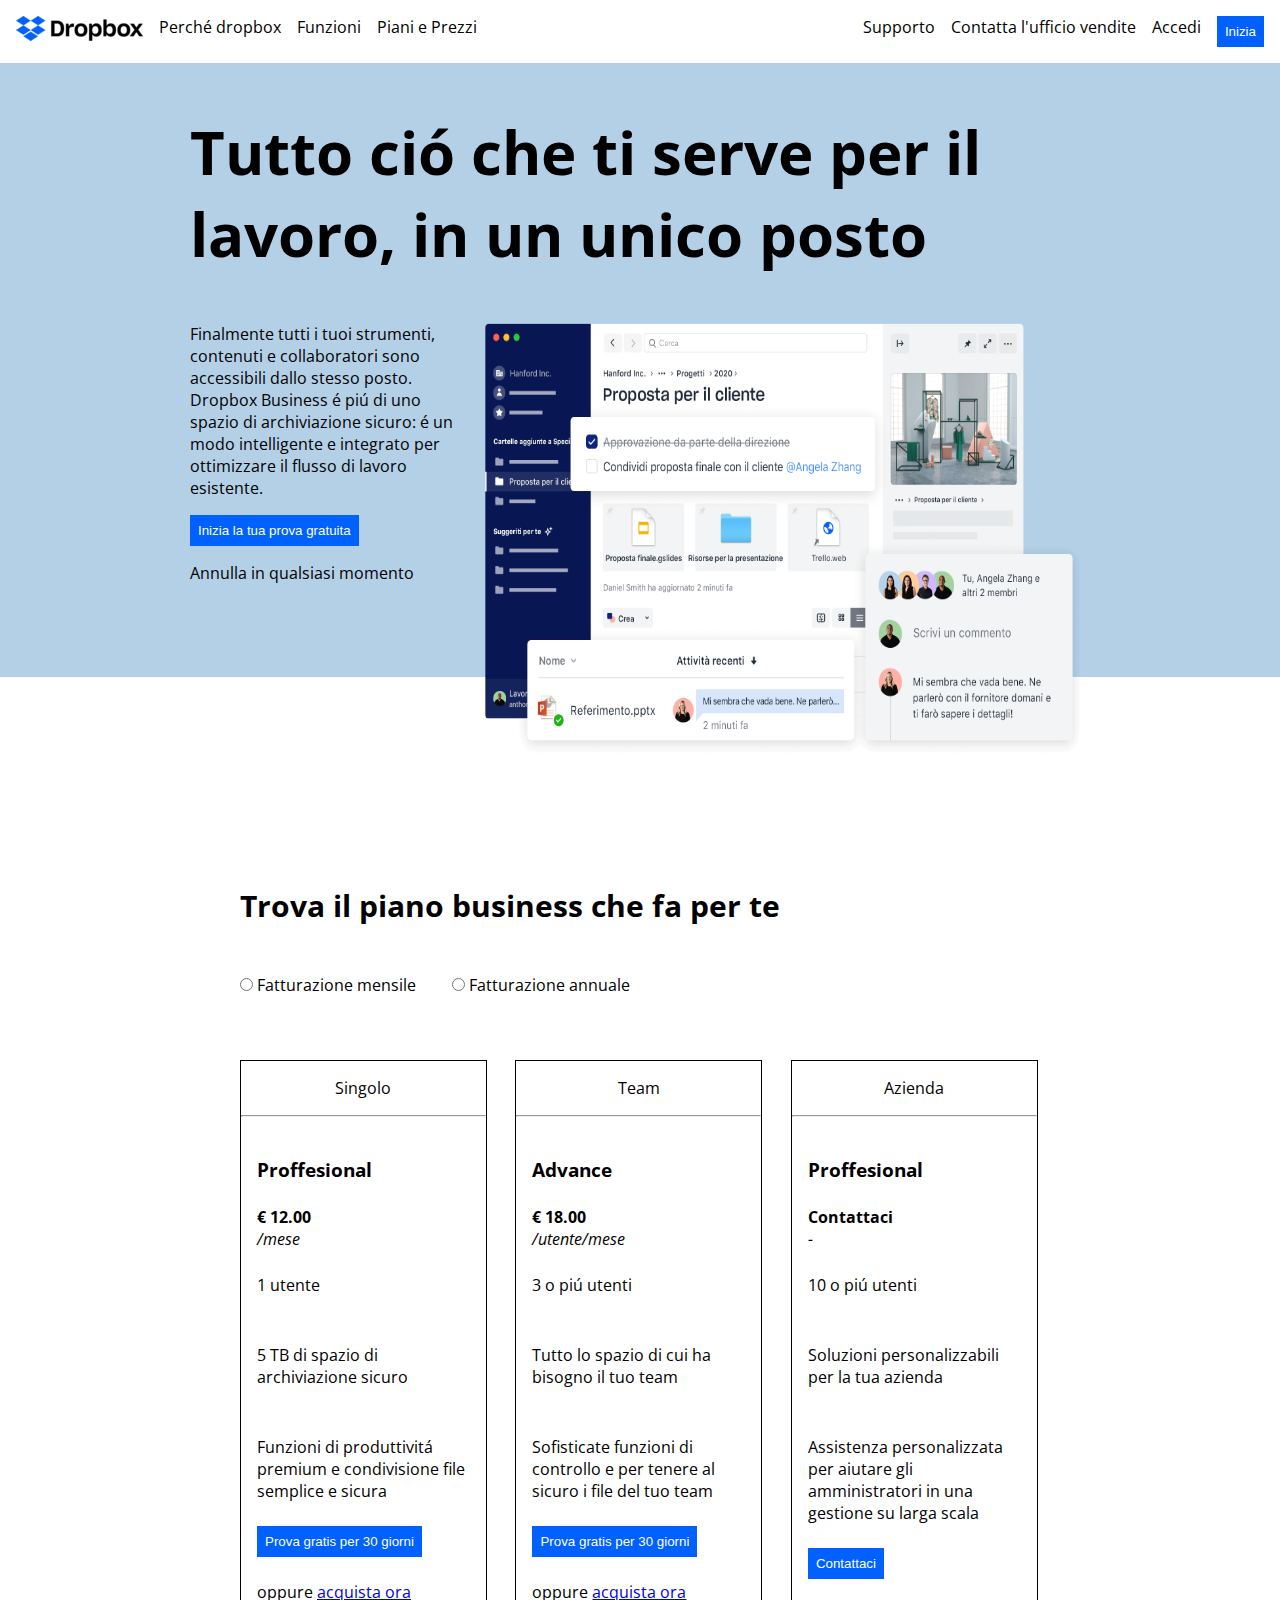
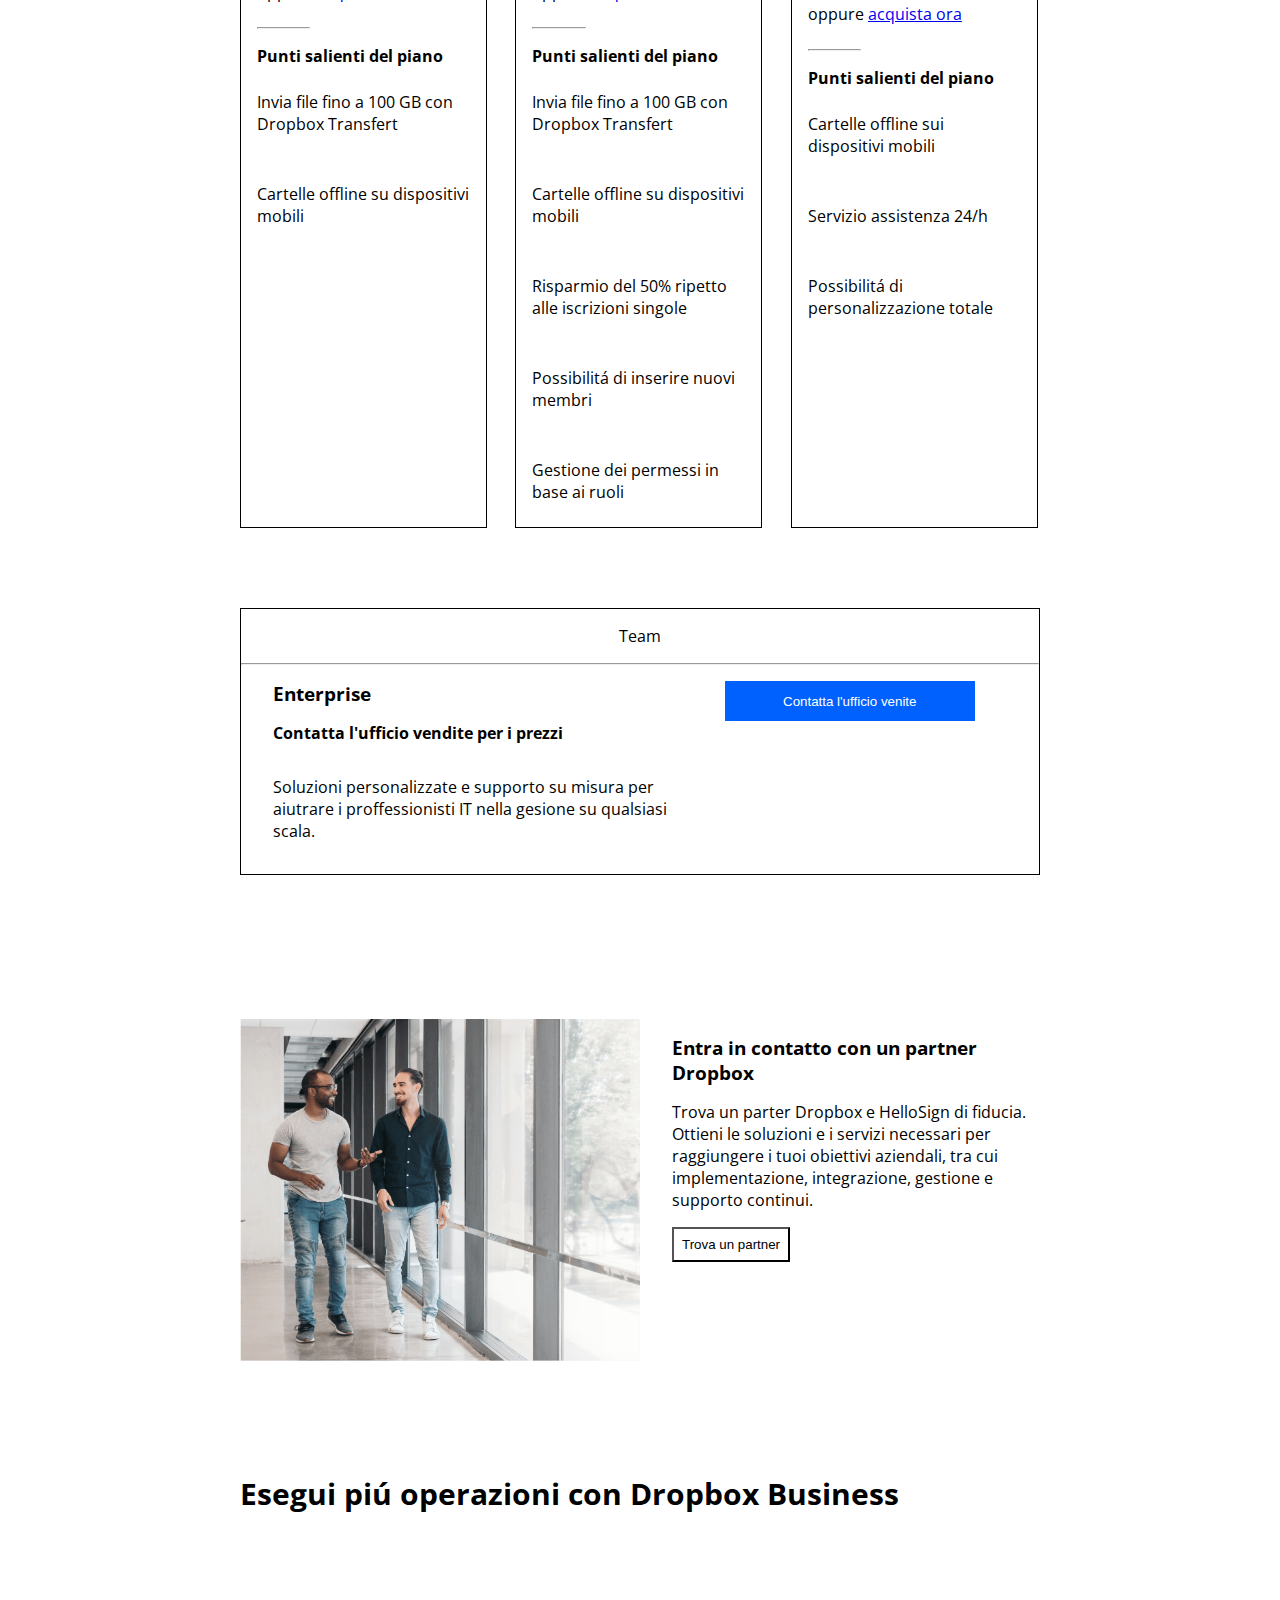
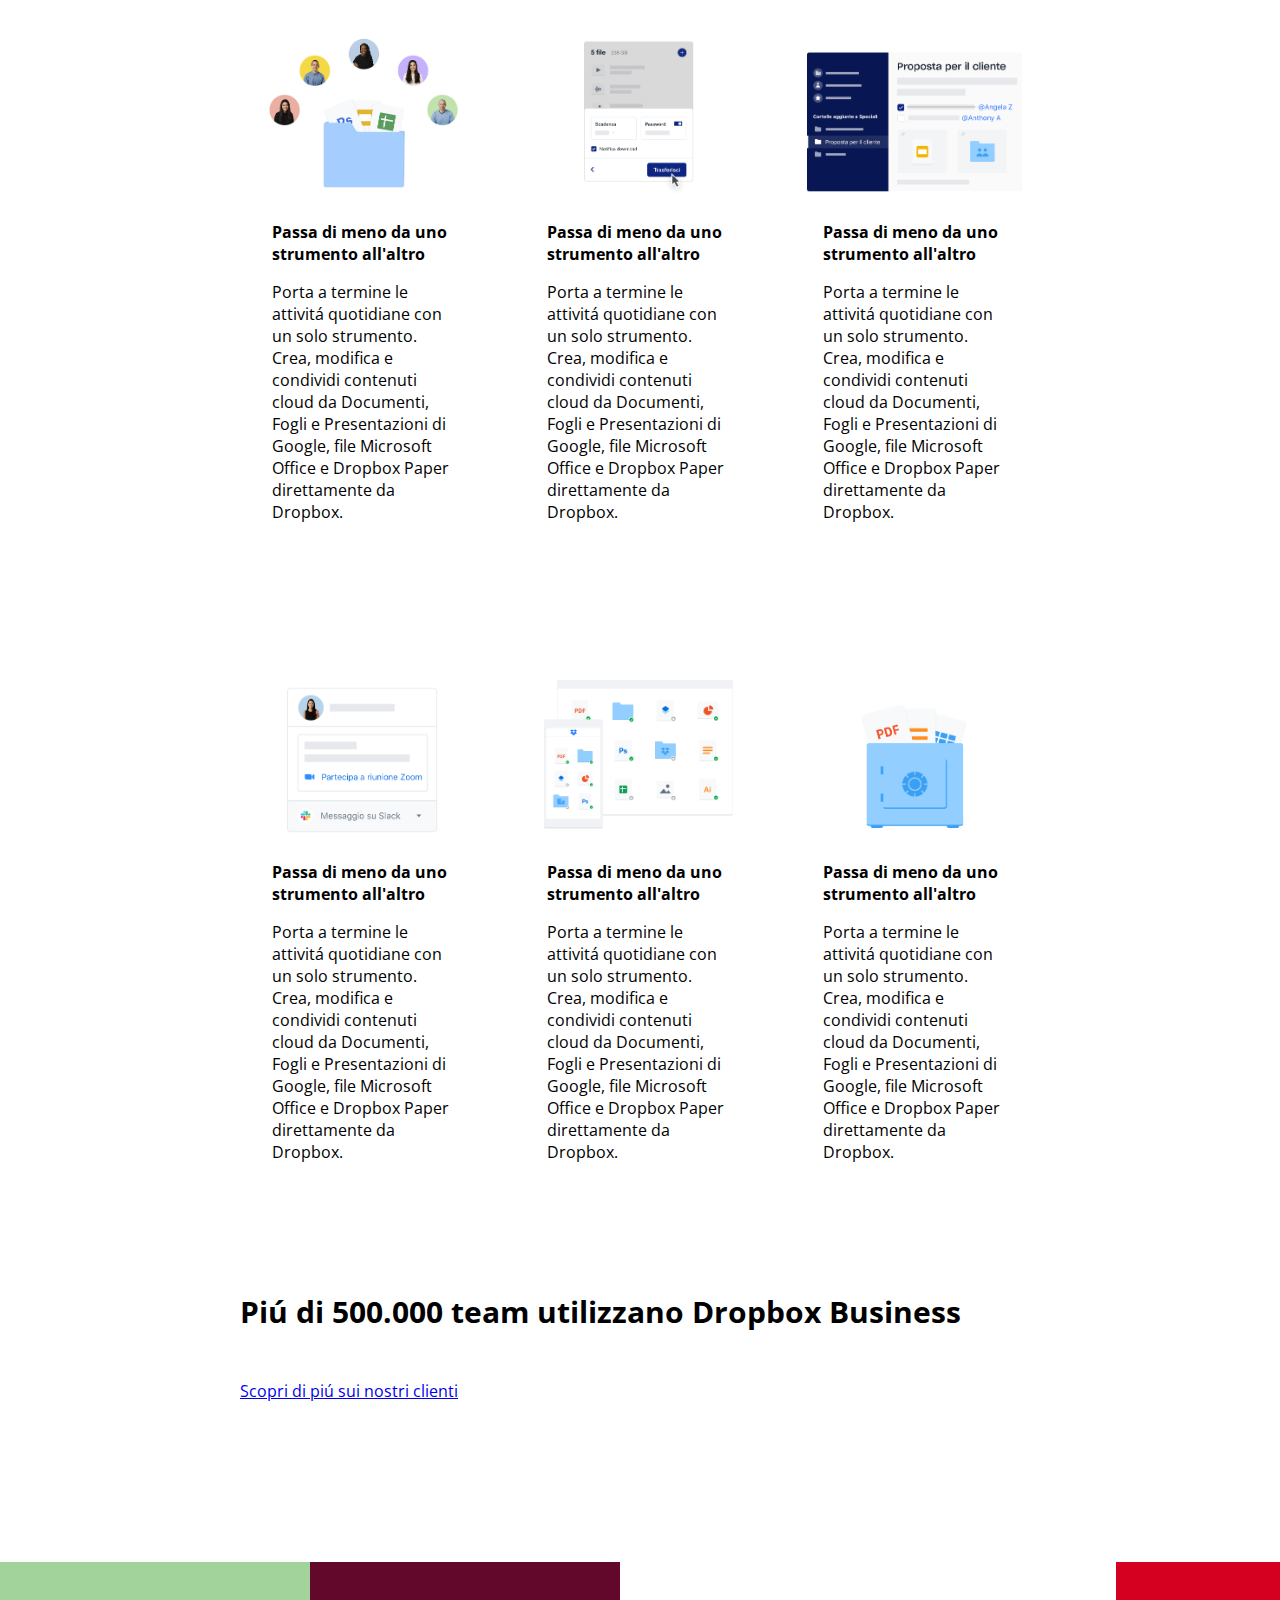
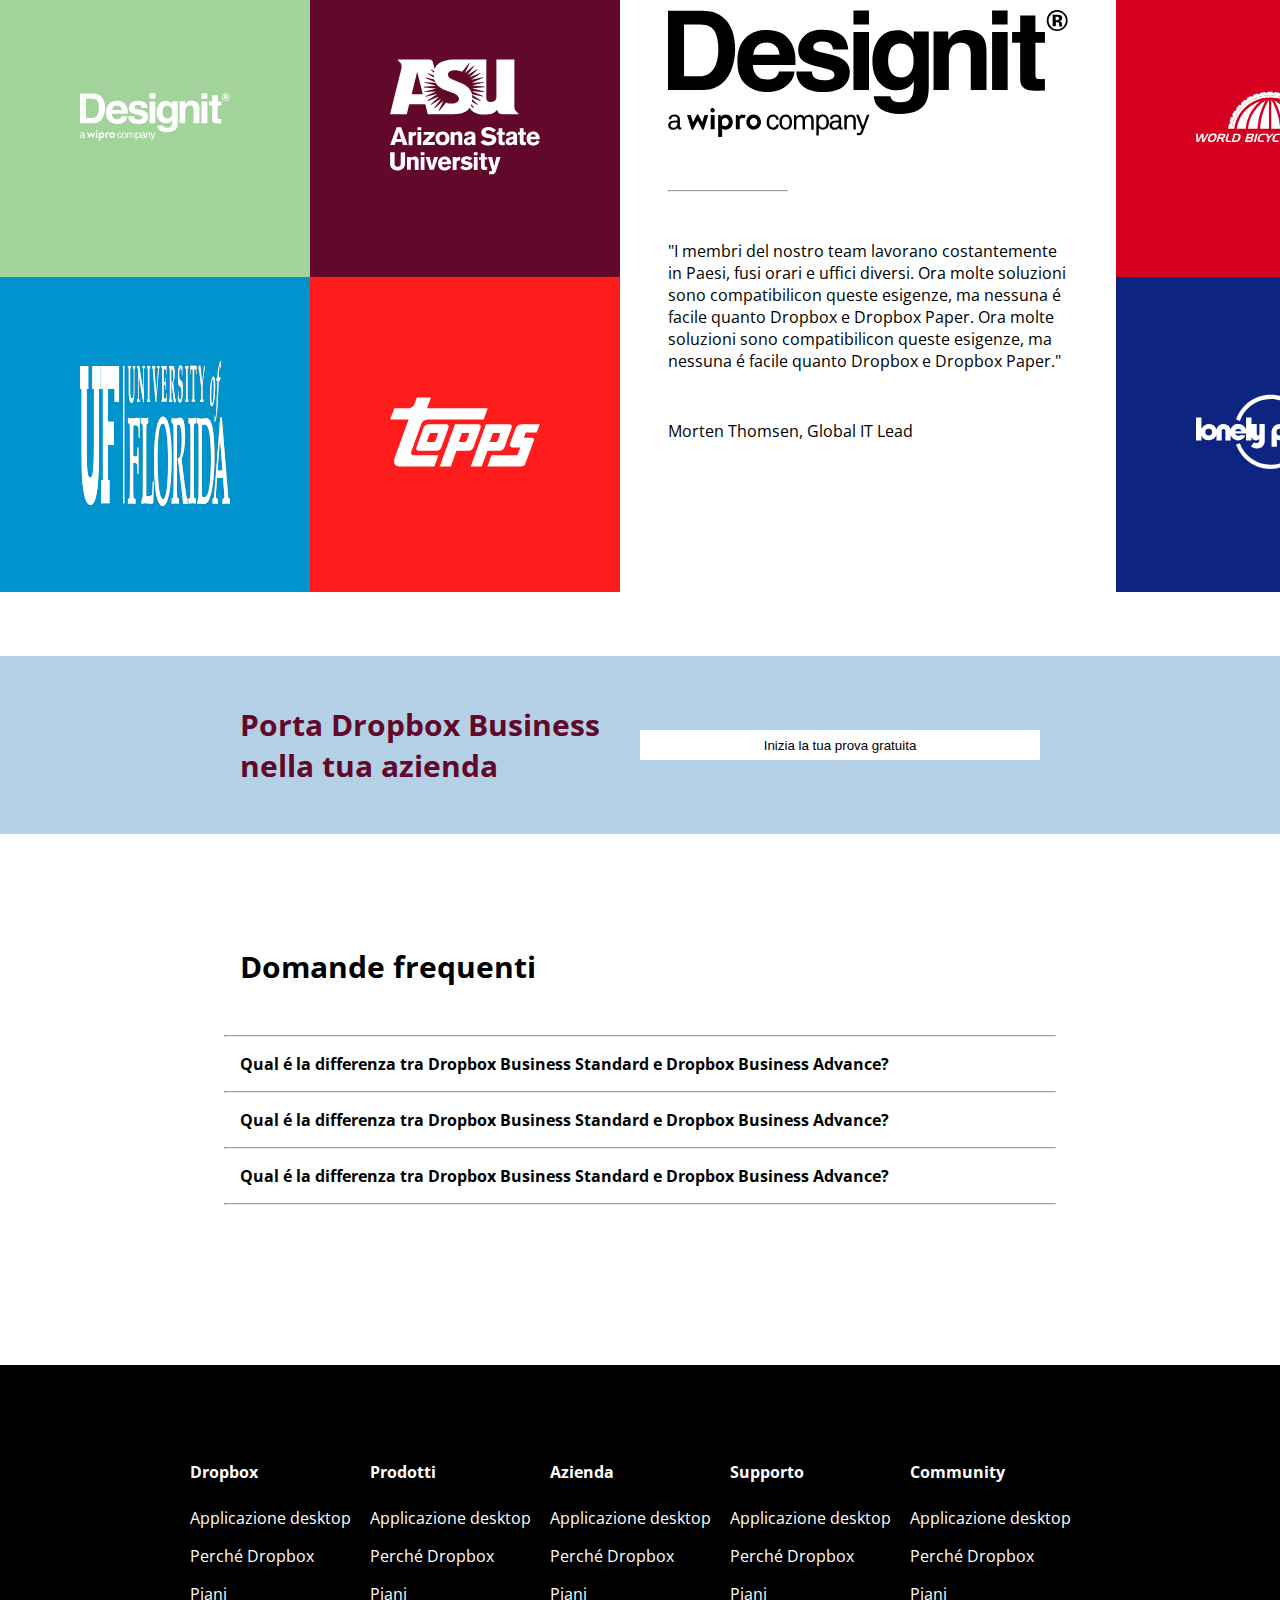
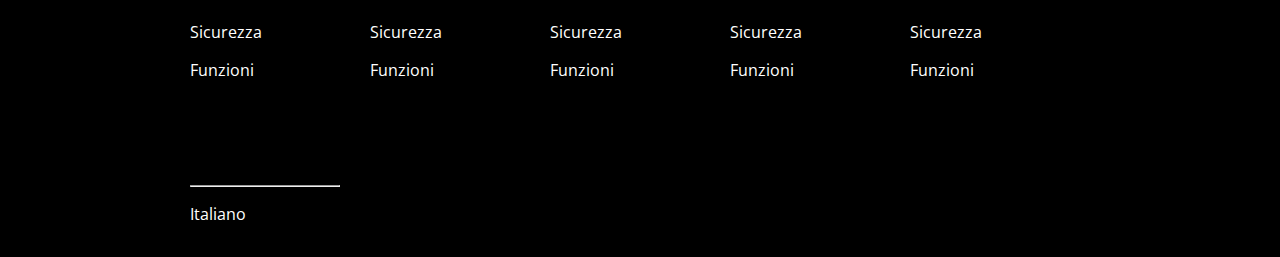
<file: index.html>
<!DOCTYPE html>
<html lang="en">

<head>
    <meta charset="UTF-8">
    <meta name="viewport" content="width=device-width, initial-scale=1.0">
    <title>Dropbox</title>
    <link rel="stylesheet" href="./assets/css/style.css">
    <link rel="stylesheet" href="https://cdnjs.cloudflare.com/ajax/libs/font-awesome/6.5.1/css/all.min.css"
        integrity="sha512-DTOQO9RWCH3ppGqcWaEA1BIZOC6xxalwEsw9c2QQeAIftl+Vegovlnee1c9QX4TctnWMn13TZye+giMm8e2LwA=="
        crossorigin="anonymous" referrerpolicy="no-referrer" />
    <link rel="preconnect" href="https://fonts.googleapis.com">
    <link rel="preconnect" href="https://fonts.gstatic.com" crossorigin>
    <link
        href="https://fonts.googleapis.com/css2?family=Open+Sans:ital,wght@0,300;0,400;0,500;0,600;0,700;0,800;1,300;1,400;1,500;1,600;1,700;1,800&display=swap"
        rel="stylesheet">
</head>

<body>

    <header class="site-header">
        <nav class="header-container">

            <div class="header-right">

                <ul class="inline-list">
                    <li>
                        <img src="./assets/img/logo-small.png" alt="">
                    </li>
                    <li>
                        <a href="#">Perché dropbox</a>
                    </li>
                    <li>
                        <a href="#">Funzioni</a>
                    </li>
                    <li>
                        <a href="#">Piani e Prezzi</a>
                    </li>
                </ul>
            </div>
            <!-- ./header-right -->

            <div class="header-left">
                <ul class="inline-list flex-end">
                    <li>
                        <a href="#">Supporto</a>
                    </li>
                    <li>
                        <a href="#">Contatta l'ufficio vendite</a>
                    </li>
                    <li>
                        <a href="#">Accedi</a>
                    </li>
                    <li>
                        <button class="btn-primary">Inizia</button>
                    </li>
                </ul>
            </div>
            <!-- /.header-left -->

        </nav>
        <!-- /.nav-container -->


    </header>
    <!-- /.site-header -->

    <main class="site-main">

        <section class="jumbotron">

            <div class="container-big">
                <h1>Tutto ció che ti serve per il lavoro, in un unico posto</h1>

                <div class="jumbo-paragraf-container">

                    <div class="jumbo-paragraf">
                        <p>
                            Finalmente tutti i tuoi strumenti, contenuti e collaboratori sono accessibili dallo stesso
                            posto. Dropbox Business é piú di uno spazio di archiviazione sicuro: é un modo intelligente
                            e
                            integrato per ottimizzare il flusso di lavoro esistente.
                        </p>
                        <button class="btn-primary">Inizia la tua prova gratuita</button>
                        <div>Annulla in qualsiasi momento</div>
                        <div class="arrow-down">
                            <i class="fa-sharp fa-solid fa-arrow-down"></i>
                        </div>

                    </div>
                    <!-- ./ jumbo-paragraf -->

                    <img src="./assets/img/jumbo.png" alt="" class="jumbo-img">

                </div>
                <!-- ./jumbo-paragraf-container -->

            </div>
            <!-- /.container-big -->

        </section>
        <!-- /.jumbotron -->

        <section class="plan margin-top">
            <div class="container">
                <h2>Trova il piano business che fa per te</h2>

                <input type="radio" id="montly" name="montly" value="montly">
                <label for="montly">Fatturazione mensile</label>
                <input type="radio" id="annual" name="annual" value="annual">
                <label for="annual">Fatturazione annuale</label>
                <div class="row">
                    <div class="col-4 border">
                        <div class="col-top">
                            <i class="fa-solid fa-user"></i>
                            <span>Singolo</span>
                        </div>
                        <!-- /.col-top -->

                        <hr>

                        <div class="col-center">
                            <h3>Proffesional</h3>
                            <strong>&euro; 12.00</strong>
                            <br>
                            <em>/mese</em>
                            <p>
                                <i class="fa-solid fa-user"></i>
                                1 utente
                            </p>
                            <p>
                                <i class="fa-solid fa-folder"></i>
                                5 TB di spazio di archiviazione sicuro
                            </p>
                            <p>
                                <i class="fa-solid fa-share-nodes"></i>
                                Funzioni di produttivitá premium e condivisione file semplice e sicura
                            </p>
                            <button class="btn-primary">Prova gratis per 30 giorni</button>
                            <br>
                            <p>
                                oppure <a href="#">acquista ora</a>
                            </p>
                            <hr class="hr-short">

                        </div>
                        <!-- /.col-center -->

                        <div class="col-bottom">
                            <strong>Punti salienti del piano</strong>
                            <p>
                                <i class="fa-solid fa-check blue"></i>
                                Invia file fino a 100 GB con Dropbox Transfert
                            </p>
                            <p>
                                <i class="fa-solid fa-check blue"></i>
                                Cartelle offline su dispositivi mobili
                            </p>
                        </div>
                        <!-- /.col-bottom -->

                    </div>
                    <!-- /.col4 -->

                    <div class="col-4 border">
                        <div class="col-top">
                            <i class="fa-solid fa-users"></i>
                            <span>Team</span>
                        </div>
                        <!-- /.col-top -->
                        <hr>
                        <div class="col-center">
                            <h3>Advance</h3>
                            <strong>&euro; 18.00</strong>
                            <br>
                            <em>/utente/mese</em>
                            <p>
                                <i class="fa-solid fa-users"></i>
                                3 o piú utenti
                            </p>
                            <p>
                                <i class="fa-solid fa-folder"></i>
                                Tutto lo spazio di cui ha bisogno il tuo team
                            </p>
                            <p>
                                <i class="fa-solid fa-share-nodes"></i>
                                Sofisticate funzioni di controllo e per tenere al sicuro i file del tuo team
                            </p>
                            <button class="btn-primary">Prova gratis per 30 giorni</button>
                            <br>
                            <p>
                                oppure <a href="#">acquista ora</a>
                            </p>
                            <hr class="hr-short">
                        </div>
                        <!-- /.col-center -->

                        <div class="col-bottom">
                            <strong>Punti salienti del piano</strong>
                            <p>
                                <i class="fa-solid fa-check blue"></i>
                                Invia file fino a 100 GB con Dropbox Transfert
                            </p>
                            <p>
                                <i class="fa-solid fa-check blue"></i>
                                Cartelle offline su dispositivi mobili
                            </p>
                            <p>
                                <i class="fa-solid fa-check blue"></i>
                                Risparmio del 50% ripetto alle iscrizioni singole
                            </p>
                            <p>
                                <i class="fa-solid fa-check blue"></i>
                                Possibilitá di inserire nuovi membri
                            </p>
                            <p>
                                <i class="fa-solid fa-check blue"></i>
                                Gestione dei permessi in base ai ruoli
                            </p>
                        </div>
                        <!-- /.col-bottom -->

                    </div>
                    <!-- /.col4 -->

                    <div class="col-4 border">
                        <div class="col-top">
                            <i class="fa-solid fa-building"></i>
                            <span>Azienda</span>
                        </div>
                        <!-- /.col-top -->
                        <hr>
                        <div class="col-center">
                            <h3>Proffesional</h3>
                            <strong>Contattaci</strong>
                            <br>
                            <em>-</em>
                            <p>
                                <i class="fa-solid fa-user"></i>
                                10 o piú utenti
                            </p>
                            <p>
                                <i class="fa-solid fa-folder"></i>
                                Soluzioni personalizzabili per la tua azienda
                            </p>
                            <p>
                                <i class="fa-solid fa-share-nodes"></i>
                                Assistenza personalizzata per aiutare gli amministratori in una gestione su larga scala
                            </p>
                            <button class="btn-primary">Contattaci</button>
                            <br>
                            <p>
                                oppure <a href="#">acquista ora</a>
                            </p>
                            <hr class="hr-short">
                        </div>
                        <!-- /.col-center -->

                        <div class="col-bottom">
                            <strong>Punti salienti del piano</strong>
                            <p>
                                <i class="fa-solid fa-check blue"></i>
                                Cartelle offline sui dispositivi mobili
                            </p>
                            <p>
                                <i class="fa-solid fa-check blue"></i>
                                Servizio assistenza 24/h
                            </p>
                            <p>
                                <i class="fa-solid fa-check blue"></i>
                                Possibilitá di personalizzazione totale
                            </p>
                        </div>
                        <!-- /.col-bottom -->

                    </div>
                    <!-- /.col4 -->

                    <div class="col-12">
                        <div class="col-top">
                            <i class="fa-solid fa-building"></i>
                            <span>Team</span>
                        </div>
                        <!-- /.col-top -->
                        <hr>
                        <div class="col-content">
                            <div class="enterprise">
                                <h3>Enterprise</h3>
                                <h4>Contatta l'ufficio vendite per i prezzi</h4>
                                <p>
                                    Soluzioni personalizzate e supporto su misura per aiutrare i proffessionisti IT
                                    nella
                                    gesione su qualsiasi scala.
                                </p>
                            </div>

                            <button class="btn-primary">Contatta l'ufficio venite</button>
                        </div>
                    </div>
                    <!-- /.col-12 -->

                </div>
                <!-- /.row -->
            </div>
            <!-- /.container -->
        </section>
        <!-- /.plan -->

        <section class="partner">
            <div class="container">
                <div class="site-flex">
                    <img src="./assets/img/partner.png" alt="">
                    <div class="partner-text">
                        <h3>Entra in contatto con un partner Dropbox</h3>
                        <p>
                            Trova un parter Dropbox e HelloSign di fiducia. Ottieni le soluzioni e i servizi necessari
                            per
                            raggiungere i tuoi obiettivi aziendali, tra cui implementazione, integrazione, gestione e
                            supporto
                            continui.
                        </p>
                        <button class="btn-partner">Trova un partner</button>
                    </div>

                </div>


        </section>
        <!-- /.partner -->

        <section class="info">

            <div class="product">
                <div class="container">
                    <h2>Esegui piú operazioni con Dropbox Business</h2>
                    <div class="row">
                        <div class="col-4">
                            <img src="./assets/img/business-feature-switching-tools.png" alt="">
                            <div class="card-body">
                                <h4>Passa di meno da uno strumento all'altro</h4>
                                <p>
                                    Porta a termine le attivitá quotidiane con un solo strumento. Crea, modifica
                                    e condividi contenuti cloud da Documenti, Fogli e Presentazioni di Google,
                                    file Microsoft Office e Dropbox Paper direttamente da Dropbox.
                                </p>
                            </div>
                            <!-- /.card-body -->

                        </div>
                        <!-- /.col-4 -->

                        <div class="col-4">

                            <img src="./assets/img/business-feature-send-files-it.png" alt="">
                            <div class="card-body">
                                <h4>Passa di meno da uno strumento all'altro</h4>
                                <p>
                                    Porta a termine le attivitá quotidiane con un solo strumento. Crea, modifica
                                    e condividi contenuti cloud da Documenti, Fogli e Presentazioni di Google,
                                    file Microsoft Office e Dropbox Paper direttamente da Dropbox.
                                </p>
                            </div>
                            <!-- /.card-body -->

                        </div>
                        <!-- /.col-4 -->

                        <div class="col-4">

                            <img src="./assets/img/business-feature-coordinate-it.png" alt="">
                            <div class="card-body">
                                <h4>Passa di meno da uno strumento all'altro</h4>
                                <p>
                                    Porta a termine le attivitá quotidiane con un solo strumento. Crea, modifica
                                    e condividi contenuti cloud da Documenti, Fogli e Presentazioni di Google,
                                    file Microsoft Office e Dropbox Paper direttamente da Dropbox.
                                </p>
                            </div>
                            <!-- /.card-body -->

                        </div>
                        <!-- /.col-4 -->

                        <div class="col-4">

                            <img src="./assets/img/business-feature-integrations-it.png" alt="">
                            <div class="card-body">
                                <h4>Passa di meno da uno strumento all'altro</h4>
                                <p>
                                    Porta a termine le attivitá quotidiane con un solo strumento. Crea, modifica
                                    e condividi contenuti cloud da Documenti, Fogli e Presentazioni di Google,
                                    file Microsoft Office e Dropbox Paper direttamente da Dropbox.
                                </p>
                            </div>
                            <!-- /.card-body -->

                        </div>
                        <!-- /.col-4 -->

                        <div class="col-4">
                            <img src="./assets/img/business-feature-multi-device.png" alt="">
                            <div class="card-body">
                                <h4>Passa di meno da uno strumento all'altro</h4>
                                <p>
                                    Porta a termine le attivitá quotidiane con un solo strumento. Crea, modifica
                                    e condividi contenuti cloud da Documenti, Fogli e Presentazioni di Google,
                                    file Microsoft Office e Dropbox Paper direttamente da Dropbox.
                                </p>
                            </div>
                            <!-- /.card-body -->

                        </div>
                        <!-- ./col-4 -->

                        <div class="col-4">

                            <img src="./assets/img/business-feature-security.png" alt="">
                            <div class="card-body">
                                <h4>Passa di meno da uno strumento all'altro</h4>
                                <p>
                                    Porta a termine le attivitá quotidiane con un solo strumento. Crea, modifica
                                    e condividi contenuti cloud da Documenti, Fogli e Presentazioni di Google,
                                    file Microsoft Office e Dropbox Paper direttamente da Dropbox.
                                </p>
                            </div>
                            <!-- /.card-body -->

                        </div>
                        <!-- /.col-4 -->

                    </div>
                    <!-- /.row -->

                    <div class="link-discover">
                        <h2>
                            Piú di 500.000 team utilizzano Dropbox Business
                        </h2>
                        <a href="#">Scopri di piú sui nostri clienti</a>
                    </div>

                </div>
                <!-- /.container -->

            </div>
            <!-- /.product -->

        </section>
        <!-- /.info -->

        <section class="teamwork margin-top">
            <div class="team-logo">
                <div class="left">
                    <div class="logo-container">
                        <div class="logo-flex">
                            <div class="designit-s-logo">
                                <img src="./assets/img/designit.svg" alt="" class="filter-invert">
                            </div>
                            <!-- ./designit-s-logo -->
                            <div class="asu-logo">
                                <img src="./assets/img/arizona_state_university.svg" alt="" class="filter-invert">
                            </div>
                            <!-- ./asu-logo -->
                        </div>
                        <div class="logo-flex">
                            <div class="uf-logo">
                                <img src="./assets/img/university_of_florida.svg" alt="" class="filter-invert">
                            </div>
                            <!-- /.ud-logo -->
                            <div class="topps-logo">
                                <img src="./assets/img/topps.svg" alt="" class="filter-invert">
                            </div>
                            <!-- /.topps-logo -->
                        </div>
                        <!-- /.logo-flex -->
                    </div>
                    <!-- ./left-container -->
                </div>
                <!-- /.left -->

                <div class="center">
                    <img src="./assets/img/designit.svg" alt="">
                    <hr>
                    <p>
                        "I membri del nostro team lavorano costantemente in Paesi, fusi orari e uffici diversi. Ora
                        molte soluzioni sono compatibilicon queste esigenze, ma nessuna é facile quanto Dropbox e
                        Dropbox Paper. Ora molte soluzioni sono compatibilicon queste esigenze, ma nessuna é facile
                        quanto Dropbox e Dropbox Paper."
                    </p>
                    <p>
                        Morten Thomsen, Global IT Lead
                    </p>
                </div>
                <!-- /.center -->

                <div class="right">
                    <div class="logo-container">
                        <div class="logo-flex">
                            <div class="wbr-logo">
                                <img src="./assets/img/world_bicycle_relief.svg" alt="" class="filter-invert">
                            </div>
                            <!-- ./designit-s-logo -->
                            <div class="hearst-logo">
                                <img src="./assets/img/hearst_corp.svg" alt="" class="filter-invert">
                            </div>
                            <!-- ./asu-logo -->
                        </div>
                        <div class="logo-flex">
                            <div class="lonely-logo">
                                <img src="./assets/img/lonely_planet.svg" alt="" class="filter-invert">
                            </div>
                            <!-- /.ud-logo -->
                            <div class="cco-logo">
                                <img src="./assets/img/clear_channel.svg" alt="" class="filter-invert">
                            </div>
                            <!-- /.topps-logo -->
                        </div>
                        <!-- /.logo-flex -->
                    </div>
                    <!-- ./left-container -->
                </div>
                <!-- /.right -->
            </div>
            <!-- /.team-logo -->
        </section>
        <!-- /.teamwork -->

        <section class="call-in-action">
            <div class="container">
                <div class="cia-flex">
                    <div class="cia-left">
                        <h2>Porta Dropbox Business nella tua azienda</h2>
                    </div>
                    <!-- /.cia-left -->
                    <div class="cia-right">
                        <button class="btn-freetryal">Inizia la tua prova gratuita</button>
                    </div>
                    <!-- /.cia-right -->
                </div>
                <!-- /.cia-wrap -->

            </div>
            <!-- /.cia-container -->
        </section>
        <!-- /.call-in-action -->

        <section class="faq">
            <div class="container">
                <div class="d-flex">
                    <h2>Domande frequenti</h2>

                    <ul>
                        <hr>
                        <li class="li-faq">
                            <strong>Qual é la differenza tra Dropbox Business Standard e Dropbox Business
                                Advance?
                            </strong>
                            <i class="fa-solid fa-chevron-down"></i>
                        </li>
                        <hr>
                        <li class="li-faq">
                            <strong>Qual é la differenza tra Dropbox Business Standard e Dropbox Business
                                Advance?
                            </strong>
                            <i class="fa-solid fa-chevron-down"></i>
                        </li>
                        <hr>
                        <li class="li-faq">
                            <strong>Qual é la differenza tra Dropbox Business Standard e Dropbox Business
                                Advance?
                            </strong>
                            <i class="fa-solid fa-chevron-down"></i>
                        </li>
                        <hr>
                    </ul>
                </div>
                <!-- /.d-flex -->
            </div>
            <!-- /.container -->
        </section>
        <!-- /.faq -->

    </main>
    <!-- /.site-main -->

    <footer class="site-footer margin-top">
        <div class="container-big">

            <div class="top">
                <div class="item">
                    <h4>Dropbox</h4>
                    <ul>
                        <li>
                            <a href="#">Applicazione desktop</a>
                        </li>
                        <li>
                            <a href="#">Perché Dropbox</a>
                        </li>
                        <li>
                            <a href="#">Piani</a>
                        </li>
                        <li>
                            <a href="#">Sicurezza</a>
                        </li>
                        <li>
                            <a href="#">Funzioni</a>
                        </li>
                    </ul>
                </div>
                <div class="item">
                    <h4>Prodotti</h4>
                    <ul>
                        <li>
                            <a href="#">Applicazione desktop</a>
                        </li>
                        <li>
                            <a href="#">Perché Dropbox</a>
                        </li>
                        <li>
                            <a href="#">Piani</a>
                        </li>
                        <li>
                            <a href="#">Sicurezza</a>
                        </li>
                        <li>
                            <a href="#">Funzioni</a>
                        </li>
                    </ul>
                </div>
                <div class="item">
                    <h4>Azienda</h4>
                    <ul>
                        <li>
                            <a href="#">Applicazione desktop</a>
                        </li>
                        <li>
                            <a href="#">Perché Dropbox</a>
                        </li>
                        <li>
                            <a href="#">Piani</a>
                        </li>
                        <li>
                            <a href="#">Sicurezza</a>
                        </li>
                        <li>
                            <a href="#">Funzioni</a>
                        </li>
                    </ul>
                </div>
                <div class="item">
                    <h4>Supporto</h4>
                    <ul>
                        <li>
                            <a href="#">Applicazione desktop</a>
                        </li>
                        <li>
                            <a href="#">Perché Dropbox</a>
                        </li>
                        <li>
                            <a href="#">Piani</a>
                        </li>
                        <li>
                            <a href="#">Sicurezza</a>
                        </li>
                        <li>
                            <a href="#">Funzioni</a>
                        </li>
                    </ul>
                </div>
                <div class="item">
                    <h4>Community</h4>
                    <ul>
                        <li>
                            <a href="#">Applicazione desktop</a>
                        </li>
                        <li>
                            <a href="#">Perché Dropbox</a>
                        </li>
                        <li>
                            <a href="#">Piani</a>
                        </li>
                        <li>
                            <a href="#">Sicurezza</a>
                        </li>
                        <li>
                            <a href="#">Funzioni</a>
                        </li>
                    </ul>
                </div>
            </div>
            <!-- /.top -->
            <div class="bottom">
                <hr>
                <i class="fa-solid fa-earth-americas"></i>
                <span>Italiano</span>
                <i class="fa-solid fa-sort-up"></i>
            </div>
            <!-- /.bottom -->

        </div>
        <!-- /.contaier-big -->

    </footer>
    <!-- /.site-footer -->

</body>

</html>
</file>
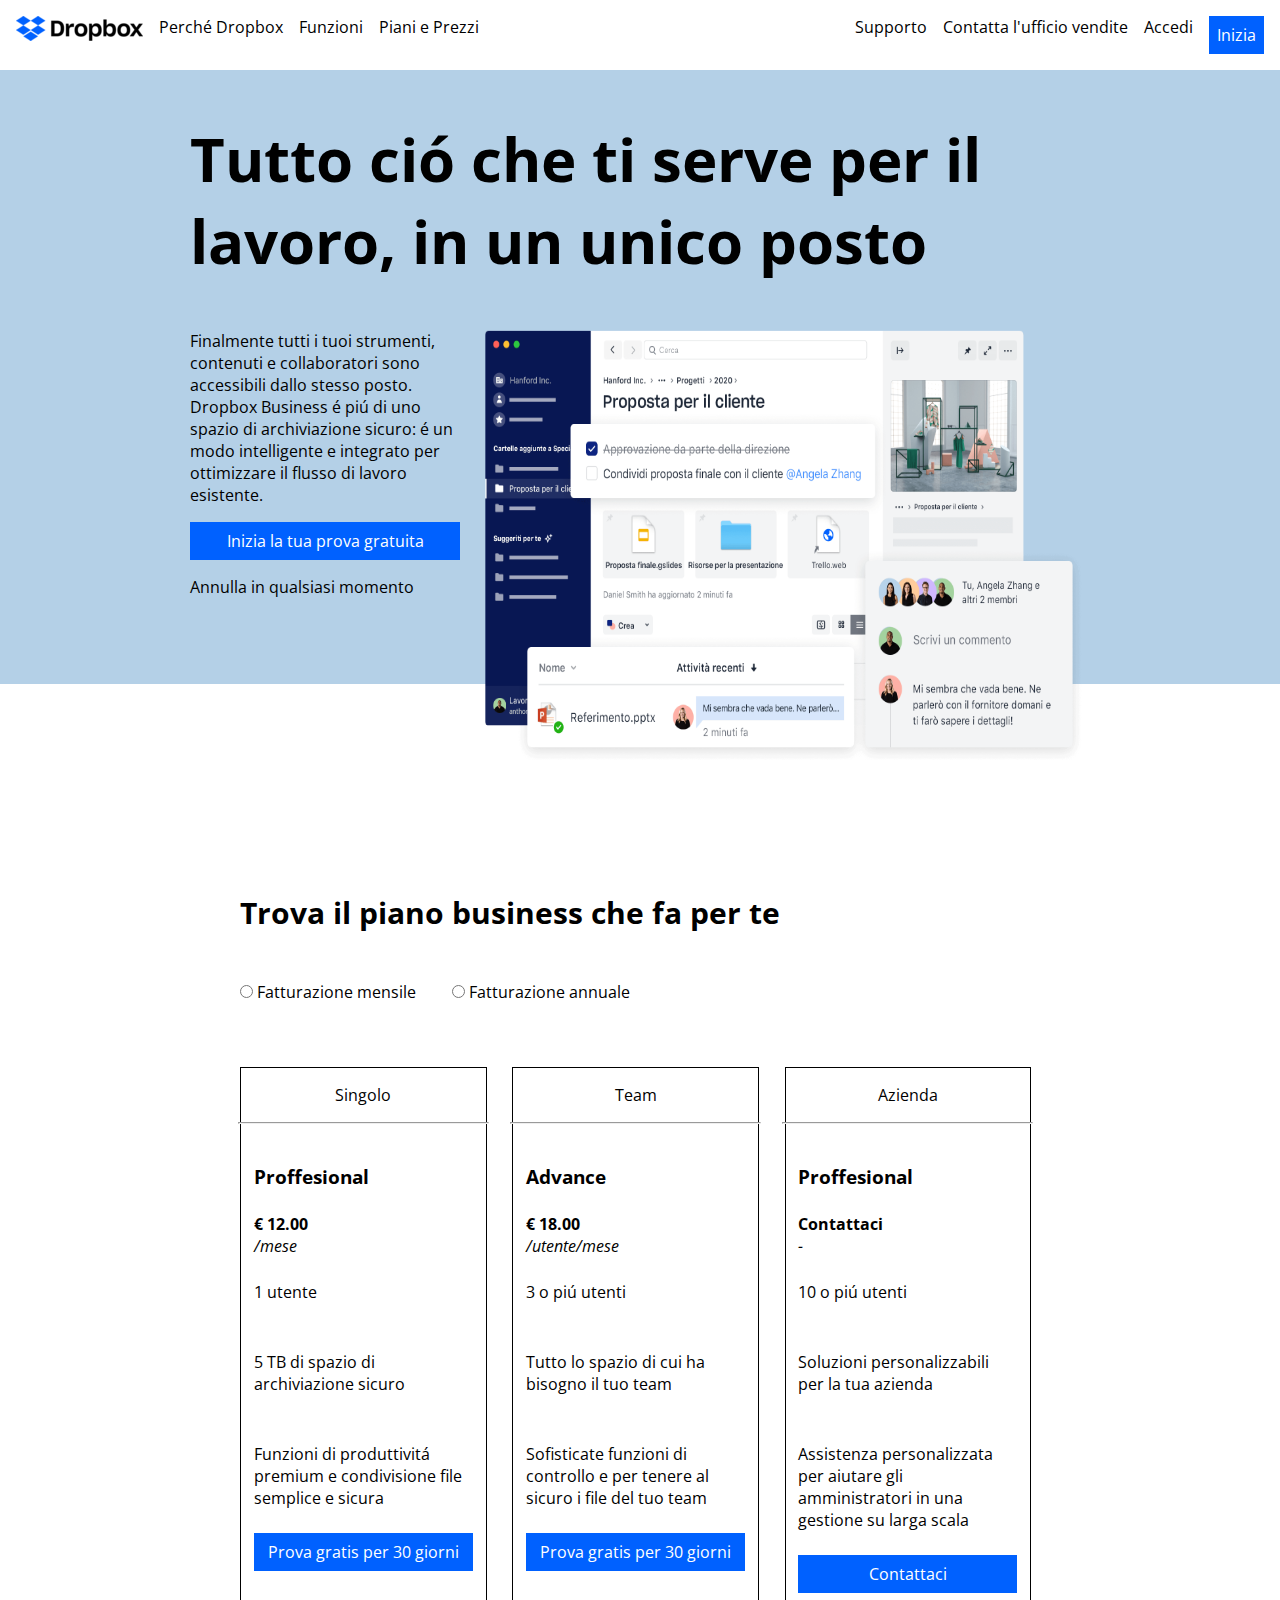
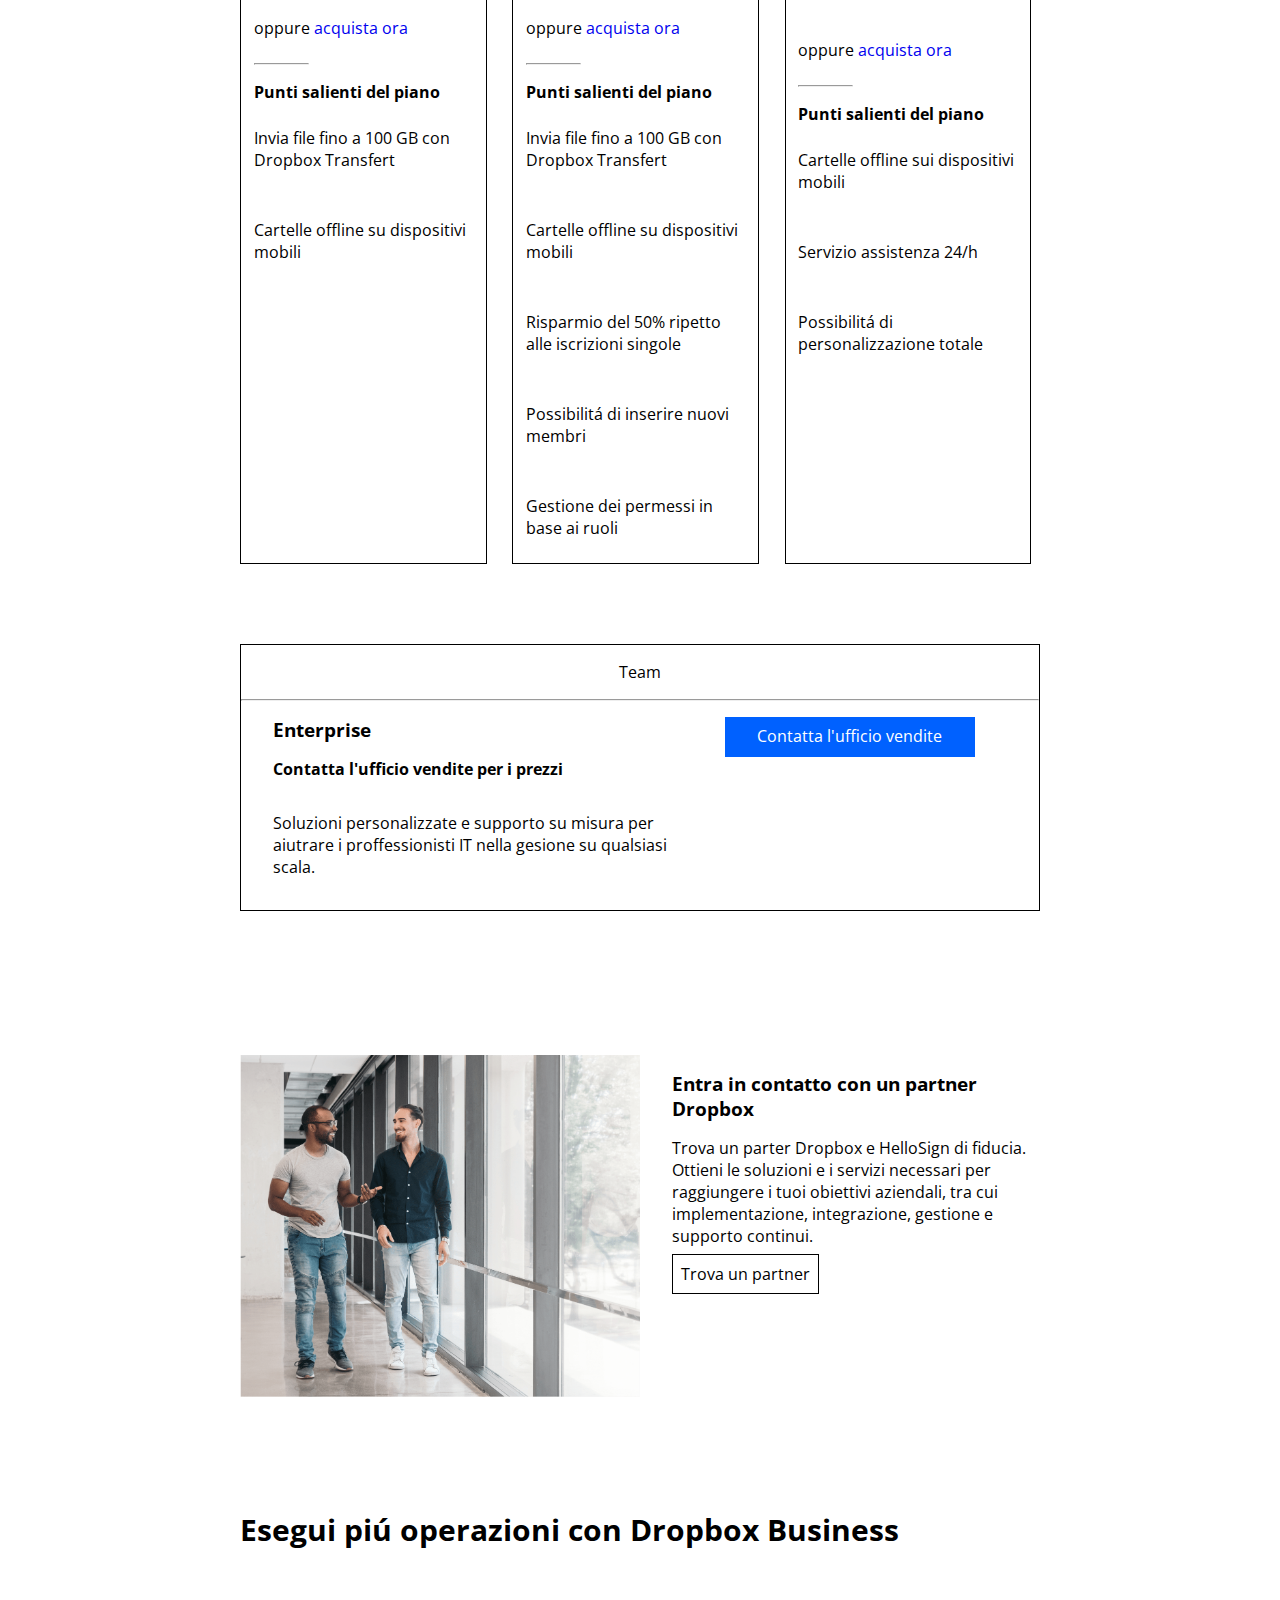
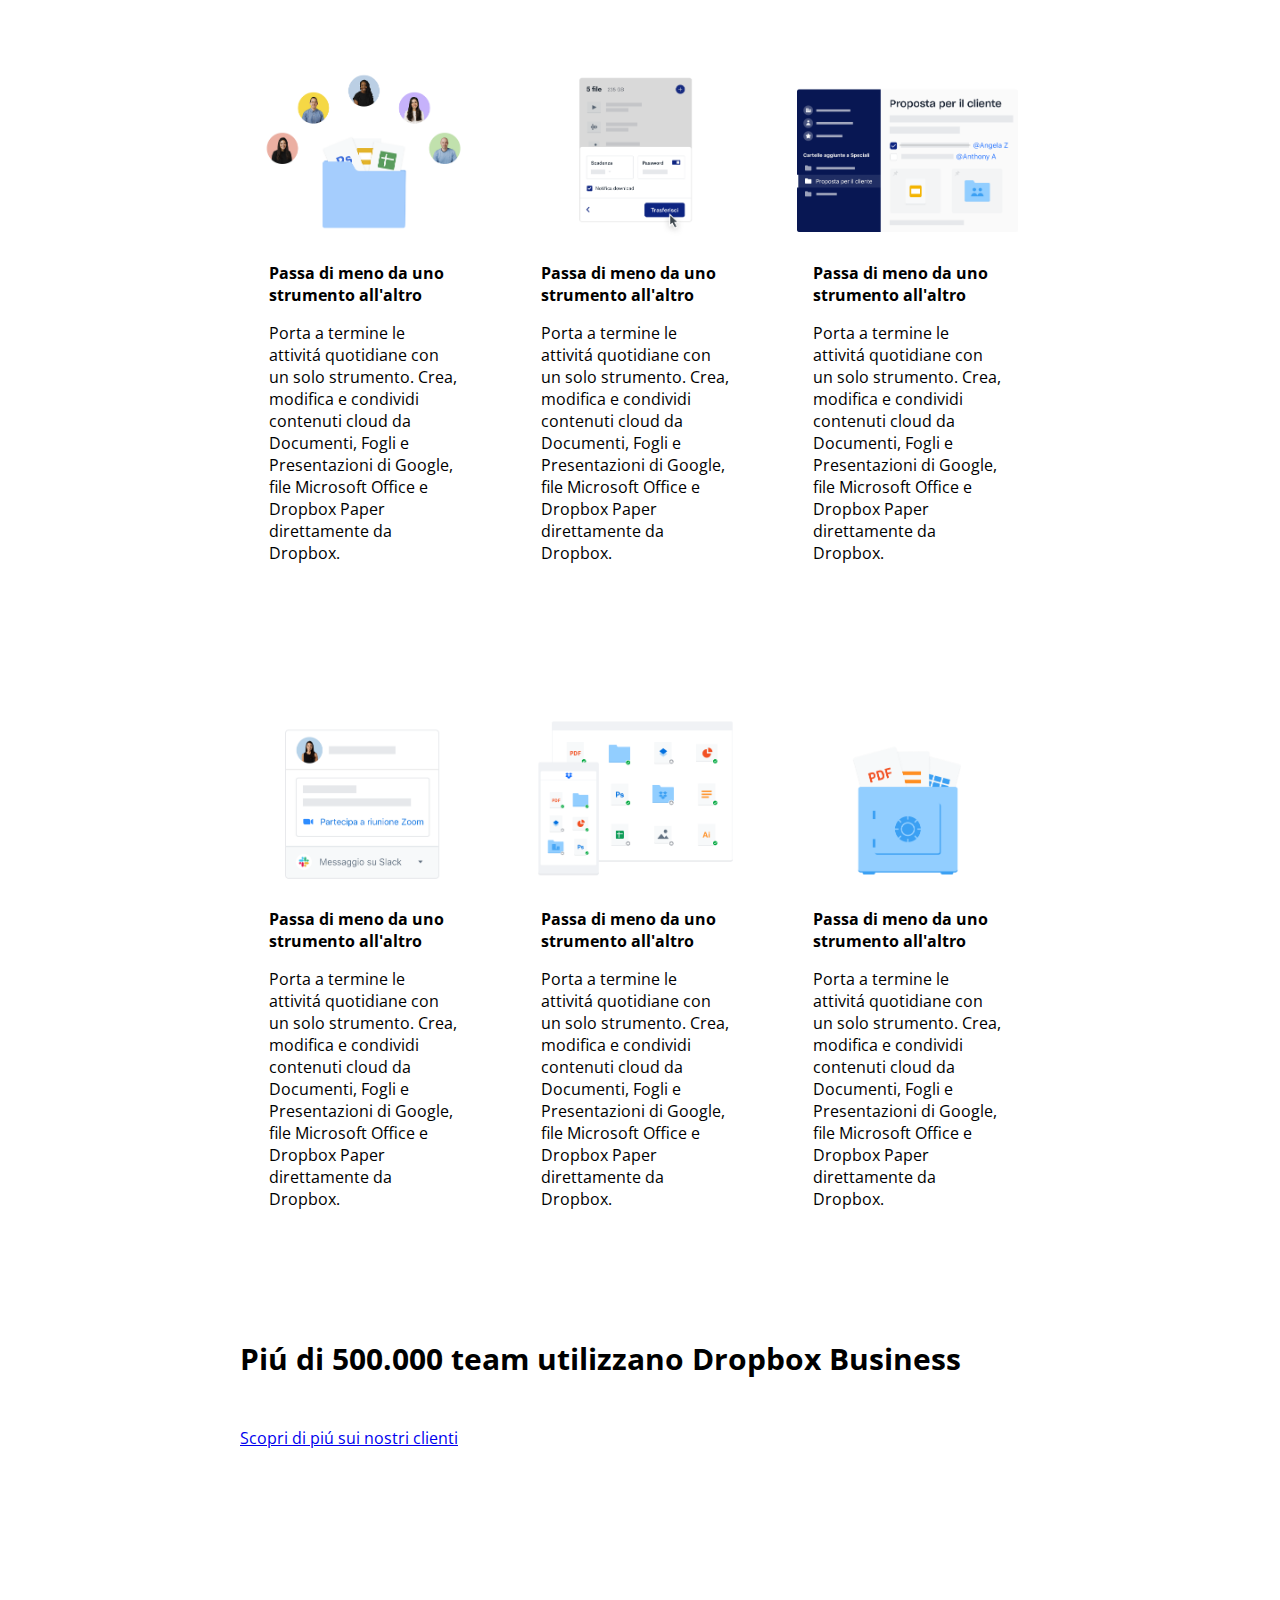
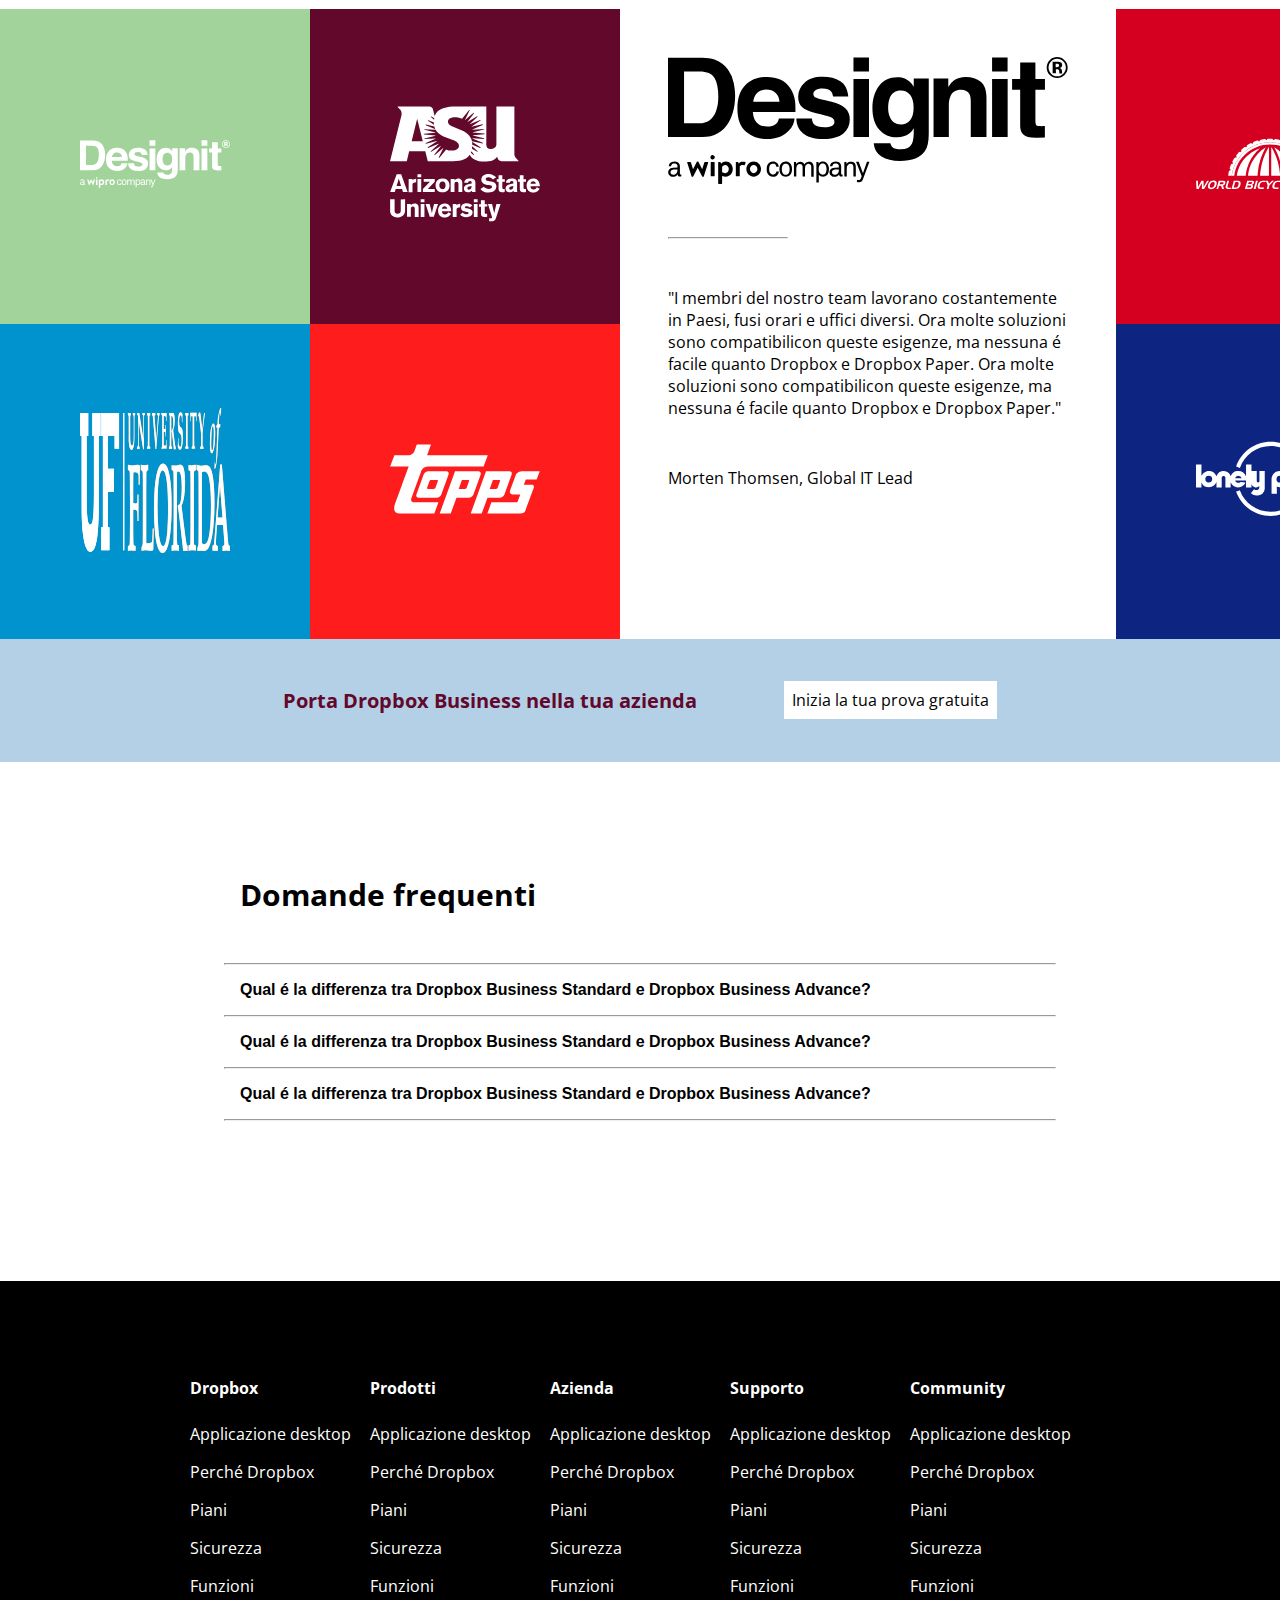
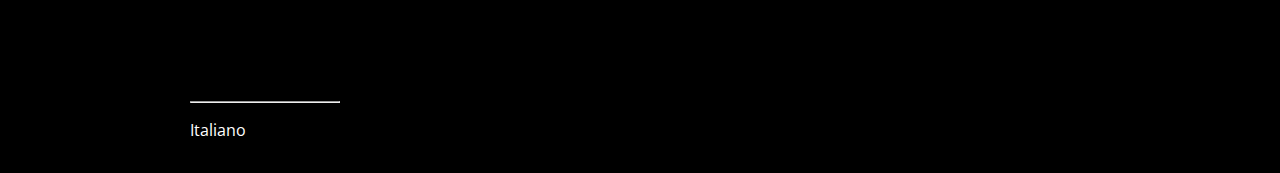
<file: bonus/index.html>
<!DOCTYPE html>
<html lang="en">

<head>
    <meta charset="UTF-8">
    <meta name="viewport" content="width=device-width, initial-scale=1.0">
    <title>Dropbox</title>
    <link rel="stylesheet" href="./assets/css/style.css">
    <link rel="stylesheet" href="https://cdnjs.cloudflare.com/ajax/libs/font-awesome/6.5.1/css/all.min.css"
        integrity="sha512-DTOQO9RWCH3ppGqcWaEA1BIZOC6xxalwEsw9c2QQeAIftl+Vegovlnee1c9QX4TctnWMn13TZye+giMm8e2LwA=="
        crossorigin="anonymous" referrerpolicy="no-referrer" />
    <link rel="preconnect" href="https://fonts.googleapis.com">
    <link rel="preconnect" href="https://fonts.gstatic.com" crossorigin>
    <link
        href="https://fonts.googleapis.com/css2?family=Open+Sans:ital,wght@0,300;0,400;0,500;0,600;0,700;0,800;1,300;1,400;1,500;1,600;1,700;1,800&display=swap"
        rel="stylesheet">
</head>

<body>

    <header class="site-header">
        <nav class="header-container">

            <div class="header-right">

                <ul class="inline-list">
                    <li>
                        <img src="./assets/img/logo-small.png" alt="">
                    </li>
                    <li>
                        <a href="#" class="header-border">Perché Dropbox</a>
                    </li>
                    <li>
                        <a href="#" class="header-border">Funzioni</a>
                    </li>
                    <li>
                        <a href="#" class="header-border">Piani e Prezzi</a>
                    </li>
                </ul>
            </div>
            <!-- ./header-right -->

            <div class="header-left">
                <ul class="inline-list flex-end header-booder">
                    <li>
                        <a href="#" class="header-border">Supporto</a>
                    </li>
                    <li>
                        <a href="#" class="header-border">Contatta l'ufficio vendite</a>
                    </li>
                    <li>
                        <a href="#" class="header-border">Accedi</a>
                    </li>
                    <li>

                        <a href="#plan" class="btn-primary">Inizia</a>
                    </li>
                </ul>
            </div>
            <!-- /.header-left -->

        </nav>
        <!-- /.nav-container -->


    </header>
    <!-- /.site-header -->

    <main class="site-main">

        <section class="jumbotron">

            <div class="container-big">
                <h1>Tutto ció che ti serve per il lavoro, in un unico posto</h1>

                <div class="jumbo-paragraf-container">

                    <div class="jumbo-paragraf">
                        <p>
                            Finalmente tutti i tuoi strumenti, contenuti e collaboratori sono accessibili dallo stesso
                            posto. Dropbox Business é piú di uno spazio di archiviazione sicuro: é un modo intelligente
                            e
                            integrato per ottimizzare il flusso di lavoro esistente.
                        </p>
                        <a href="#" class="btn-primary">Inizia la tua prova gratuita</a>
                        <div class="padding-top">Annulla in qualsiasi momento</div>
                        <div class="arrow-down">
                            <a href="#plan">
                                <i class="fa-sharp fa-solid fa-arrow-down"></i>
                            </a>
                        </div>

                    </div>
                    <!-- ./ jumbo-paragraf -->

                    <img src="./assets/img/jumbo.png" alt="" class="jumbo-img">

                </div>
                <!-- ./jumbo-paragraf-container -->

            </div>
            <!-- /.container-big -->

        </section>
        <!-- /.jumbotron -->

        <section class="plan margin-top" id="plan">
            <div class="container">
                <h2>Trova il piano business che fa per te</h2>

                <input type="radio" id="montly" name="montly" value="montly">
                <label for="montly">Fatturazione mensile</label>
                <input type="radio" id="annual" name="annual" value="annual">
                <label for="annual">Fatturazione annuale</label>
                <div class="row">
                    <div class="col-4 border">
                        <div class="col-top">
                            <i class="fa-solid fa-user"></i>
                            <span>Singolo</span>
                        </div>
                        <!-- /.col-top -->

                        <hr>

                        <div class="col-center">
                            <h3>Proffesional</h3>
                            <strong>&euro; 12.00</strong>
                            <br>
                            <em>/mese</em>
                            <p>
                                <i class="fa-solid fa-user"></i>
                                1 utente
                            </p>
                            <p>
                                <i class="fa-solid fa-folder"></i>
                                5 TB di spazio di archiviazione sicuro
                            </p>
                            <p>
                                <i class="fa-solid fa-share-nodes"></i>
                                Funzioni di produttivitá premium e condivisione file semplice e sicura
                            </p>
                            <a href="" class="btn-primary">Prova gratis per 30 giorni</a>
                            <br>
                            <p>
                                oppure <a href="#">acquista ora</a>
                            </p>
                            <hr class="hr-short">

                        </div>
                        <!-- /.col-center -->

                        <div class="col-bottom">
                            <strong>Punti salienti del piano</strong>
                            <p>
                                <i class="fa-solid fa-check blue"></i>
                                Invia file fino a 100 GB con Dropbox Transfert
                            </p>
                            <p>
                                <i class="fa-solid fa-check blue"></i>
                                Cartelle offline su dispositivi mobili
                            </p>
                        </div>
                        <!-- /.col-bottom -->

                    </div>
                    <!-- /.col4 -->

                    <div class="col-4 border">
                        <div class="col-top">
                            <i class="fa-solid fa-users"></i>
                            <span>Team</span>
                        </div>
                        <!-- /.col-top -->
                        <hr>
                        <div class="col-center">
                            <h3>Advance</h3>
                            <strong>&euro; 18.00</strong>
                            <br>
                            <em>/utente/mese</em>
                            <p>
                                <i class="fa-solid fa-users"></i>
                                3 o piú utenti
                            </p>
                            <p>
                                <i class="fa-solid fa-folder"></i>
                                Tutto lo spazio di cui ha bisogno il tuo team
                            </p>
                            <p>
                                <i class="fa-solid fa-share-nodes"></i>
                                Sofisticate funzioni di controllo e per tenere al sicuro i file del tuo team
                            </p>
                            <a href="" class="btn-primary">Prova gratis per 30 giorni</a>
                            <br>
                            <p>
                                oppure <a href="#">acquista ora</a>
                            </p>
                            <hr class="hr-short">
                        </div>
                        <!-- /.col-center -->

                        <div class="col-bottom">
                            <strong>Punti salienti del piano</strong>
                            <p>
                                <i class="fa-solid fa-check blue"></i>
                                Invia file fino a 100 GB con Dropbox Transfert
                            </p>
                            <p>
                                <i class="fa-solid fa-check blue"></i>
                                Cartelle offline su dispositivi mobili
                            </p>
                            <p>
                                <i class="fa-solid fa-check blue"></i>
                                Risparmio del 50% ripetto alle iscrizioni singole
                            </p>
                            <p>
                                <i class="fa-solid fa-check blue"></i>
                                Possibilitá di inserire nuovi membri
                            </p>
                            <p>
                                <i class="fa-solid fa-check blue"></i>
                                Gestione dei permessi in base ai ruoli
                            </p>
                        </div>
                        <!-- /.col-bottom -->

                    </div>
                    <!-- /.col4 -->

                    <div class="col-4 border">
                        <div class="col-top">
                            <i class="fa-solid fa-building"></i>
                            <span>Azienda</span>
                        </div>
                        <!-- /.col-top -->
                        <hr>
                        <div class="col-center">
                            <h3>Proffesional</h3>
                            <strong>Contattaci</strong>
                            <br>
                            <em>-</em>
                            <p>
                                <i class="fa-solid fa-user"></i>
                                10 o piú utenti
                            </p>
                            <p>
                                <i class="fa-solid fa-folder"></i>
                                Soluzioni personalizzabili per la tua azienda
                            </p>
                            <p>
                                <i class="fa-solid fa-share-nodes"></i>
                                Assistenza personalizzata per aiutare gli amministratori in una gestione su larga scala
                            </p>
                            <a href="#" class="btn-primary">Contattaci</a>
                            <br>
                            <p>
                                oppure <a href="#">acquista ora</a>
                            </p>
                            <hr class="hr-short">
                        </div>
                        <!-- /.col-center -->

                        <div class="col-bottom">
                            <strong>Punti salienti del piano</strong>
                            <p>
                                <i class="fa-solid fa-check blue"></i>
                                Cartelle offline sui dispositivi mobili
                            </p>
                            <p>
                                <i class="fa-solid fa-check blue"></i>
                                Servizio assistenza 24/h
                            </p>
                            <p>
                                <i class="fa-solid fa-check blue"></i>
                                Possibilitá di personalizzazione totale
                            </p>
                        </div>
                        <!-- /.col-bottom -->

                    </div>
                    <!-- /.col4 -->

                    <div class="col-12">
                        <div class="col-top">
                            <i class="fa-solid fa-building"></i>
                            <span>Team</span>
                        </div>
                        <!-- /.col-top -->
                        <hr>
                        <div class="col-content">
                            <div class="enterprise">
                                <h3>Enterprise</h3>
                                <h4>Contatta l'ufficio vendite per i prezzi</h4>
                                <p>
                                    Soluzioni personalizzate e supporto su misura per aiutrare i proffessionisti IT
                                    nella
                                    gesione su qualsiasi scala.
                                </p>
                            </div>
                            <a href="#" class="btn-primary">Contatta l'ufficio vendite</a>
                        </div>
                    </div>
                    <!-- /.col-12 -->

                </div>
                <!-- /.row -->
            </div>
            <!-- /.container -->
        </section>
        <!-- /.plan -->

        <section class="partner">
            <div class="container">
                <div class="site-flex">
                    <img src="./assets/img/partner.png" alt="">
                    <div class="partner-text">
                        <h3>Entra in contatto con un partner Dropbox</h3>
                        <p>
                            Trova un parter Dropbox e HelloSign di fiducia. Ottieni le soluzioni e i servizi necessari
                            per
                            raggiungere i tuoi obiettivi aziendali, tra cui implementazione, integrazione, gestione e
                            supporto
                            continui.
                        </p>
                        <a href="#" class="btn-partner">Trova un partner</a>
                    </div>

                </div>


        </section>
        <!-- /.partner -->

        <section class="info">

            <div class="product">
                <div class="container">
                    <h2>Esegui piú operazioni con Dropbox Business</h2>
                    <div class="row">
                        <div class="col-4">
                            <img src="./assets/img/business-feature-switching-tools.png" alt="">
                            <div class="card-body">
                                <h4>Passa di meno da uno strumento all'altro</h4>
                                <p>
                                    Porta a termine le attivitá quotidiane con un solo strumento. Crea, modifica
                                    e condividi contenuti cloud da Documenti, Fogli e Presentazioni di Google,
                                    file Microsoft Office e Dropbox Paper direttamente da Dropbox.
                                </p>
                            </div>
                            <!-- /.card-body -->

                        </div>
                        <!-- /.col-4 -->

                        <div class="col-4">

                            <img src="./assets/img/business-feature-send-files-it.png" alt="">
                            <div class="card-body">
                                <h4>Passa di meno da uno strumento all'altro</h4>
                                <p>
                                    Porta a termine le attivitá quotidiane con un solo strumento. Crea, modifica
                                    e condividi contenuti cloud da Documenti, Fogli e Presentazioni di Google,
                                    file Microsoft Office e Dropbox Paper direttamente da Dropbox.
                                </p>
                            </div>
                            <!-- /.card-body -->

                        </div>
                        <!-- /.col-4 -->

                        <div class="col-4">

                            <img src="./assets/img/business-feature-coordinate-it.png" alt="">
                            <div class="card-body">
                                <h4>Passa di meno da uno strumento all'altro</h4>
                                <p>
                                    Porta a termine le attivitá quotidiane con un solo strumento. Crea, modifica
                                    e condividi contenuti cloud da Documenti, Fogli e Presentazioni di Google,
                                    file Microsoft Office e Dropbox Paper direttamente da Dropbox.
                                </p>
                            </div>
                            <!-- /.card-body -->

                        </div>
                        <!-- /.col-4 -->

                        <div class="col-4">

                            <img src="./assets/img/business-feature-integrations-it.png" alt="">
                            <div class="card-body">
                                <h4>Passa di meno da uno strumento all'altro</h4>
                                <p>
                                    Porta a termine le attivitá quotidiane con un solo strumento. Crea, modifica
                                    e condividi contenuti cloud da Documenti, Fogli e Presentazioni di Google,
                                    file Microsoft Office e Dropbox Paper direttamente da Dropbox.
                                </p>
                            </div>
                            <!-- /.card-body -->

                        </div>
                        <!-- /.col-4 -->

                        <div class="col-4">
                            <img src="./assets/img/business-feature-multi-device.png" alt="">
                            <div class="card-body">
                                <h4>Passa di meno da uno strumento all'altro</h4>
                                <p>
                                    Porta a termine le attivitá quotidiane con un solo strumento. Crea, modifica
                                    e condividi contenuti cloud da Documenti, Fogli e Presentazioni di Google,
                                    file Microsoft Office e Dropbox Paper direttamente da Dropbox.
                                </p>
                            </div>
                            <!-- /.card-body -->

                        </div>
                        <!-- ./col-4 -->

                        <div class="col-4">

                            <img src="./assets/img/business-feature-security.png" alt="">
                            <div class="card-body">
                                <h4>Passa di meno da uno strumento all'altro</h4>
                                <p>
                                    Porta a termine le attivitá quotidiane con un solo strumento. Crea, modifica
                                    e condividi contenuti cloud da Documenti, Fogli e Presentazioni di Google,
                                    file Microsoft Office e Dropbox Paper direttamente da Dropbox.
                                </p>
                            </div>
                            <!-- /.card-body -->

                        </div>
                        <!-- /.col-4 -->

                    </div>
                    <!-- /.row -->

                    <div class="link-discover">
                        <h2>
                            Piú di 500.000 team utilizzano Dropbox Business
                        </h2>
                        <a href="#">Scopri di piú sui nostri clienti</a>
                    </div>

                </div>
                <!-- /.container -->

            </div>
            <!-- /.product -->

        </section>
        <!-- /.info -->

        <section class="teamwork margin-top">
            <div class="team-logo">
                <div class="left">
                    <div class="logo-container">
                        <div class="logo-flex">
                            <div class="designit-s-logo shadow">
                                <img src="./assets/img/designit.svg" alt="" class="filter-invert">
                            </div>
                            <!-- ./designit-s-logo -->
                            <div class="asu-logo">
                                <img src="./assets/img/arizona_state_university.svg" alt="" class="filter-invert">
                            </div>
                            <!-- ./asu-logo -->
                        </div>
                        <div class="logo-flex">
                            <div class="uf-logo">
                                <img src="./assets/img/university_of_florida.svg" alt="" class="filter-invert">
                            </div>
                            <!-- /.ud-logo -->
                            <div class="topps-logo">
                                <img src="./assets/img/topps.svg" alt="" class="filter-invert">
                            </div>
                            <!-- /.topps-logo -->
                        </div>
                        <!-- /.logo-flex -->
                    </div>
                    <!-- ./left-container -->
                </div>
                <!-- /.left -->

                <div class="center">
                    <img src="./assets/img/designit.svg" alt="">
                    <hr>
                    <p>
                        "I membri del nostro team lavorano costantemente in Paesi, fusi orari e uffici diversi. Ora
                        molte soluzioni sono compatibilicon queste esigenze, ma nessuna é facile quanto Dropbox e
                        Dropbox Paper. Ora molte soluzioni sono compatibilicon queste esigenze, ma nessuna é facile
                        quanto Dropbox e Dropbox Paper."
                    </p>
                    <p>
                        Morten Thomsen, Global IT Lead
                    </p>
                </div>
                <!-- /.center -->

                <div class="right">
                    <div class="logo-container">
                        <div class="logo-flex">
                            <div class="wbr-logo">
                                <img src="./assets/img/world_bicycle_relief.svg" alt="" class="filter-invert">
                            </div>
                            <!-- ./designit-s-logo -->
                            <div class="hearst-logo">
                                <img src="./assets/img/hearst_corp.svg" alt="" class="filter-invert">
                            </div>
                            <!-- ./asu-logo -->
                        </div>
                        <div class="logo-flex">
                            <div class="lonely-logo">
                                <img src="./assets/img/lonely_planet.svg" alt="" class="filter-invert">
                            </div>
                            <!-- /.ud-logo -->
                            <div class="cco-logo">
                                <img src="./assets/img/clear_channel.svg" alt="" class="filter-invert">
                            </div>
                            <!-- /.topps-logo -->
                        </div>
                        <!-- /.logo-flex -->
                    </div>
                    <!-- ./left-container -->
                </div>
                <!-- /.right -->
            </div>
            <!-- /.team-logo -->
        </section>
        <!-- /.teamwork -->

        <section class="call-in-action">
            <div class="container">
                <div class="cia-flex">
                    <div class="cia-left">
                        <h2>Porta Dropbox Business nella tua azienda</h2>
                    </div>
                    <!-- /.cia-left -->
                    <div class="cia-right">
                        <a href="#plan" class="btn-freetryal">Inizia la tua prova gratuita</a>
                    </div>
                    <!-- /.cia-right -->
                </div>
                <!-- /.cia-wrap -->

            </div>
            <!-- /.cia-container -->
        </section>
        <!-- /.call-in-action -->

        <section class="faq">
            <div class="container">
                <div class="d-flex">
                    <h2>Domande frequenti</h2>

                    <ul>
                        <hr>
                        <li class="li-faq">
                            <button class="accordion">
                                <strong>
                                    Qual é la differenza tra Dropbox Business Standard e
                                    Dropbox Business
                                    Advance?
                                </strong>
                            </button>
                            <i class="fa-solid fa-chevron-down"></i>
                            <div class="panel">
                                <p>Lorem ipsum dolor sit amet consectetur adipisicing elit. Laudantium, eos.</p>
                            </div>
                        </li>
                        <hr>
                        <li class="li-faq">
                            <button class="accordion">
                                <strong>
                                    Qual é la differenza tra Dropbox Business Standard e
                                    Dropbox Business
                                    Advance?
                                </strong>
                            </button>
                            <i class="fa-solid fa-chevron-down"></i>
                            <div class="panel">
                                <p>Lorem ipsum dolor sit amet consectetur adipisicing elit. Laudantium, eos.</p>
                            </div>
                        </li>
                        <hr>
                        <li class="li-faq">
                            <button class="accordion">
                                <strong>
                                    Qual é la differenza tra Dropbox Business Standard e
                                    Dropbox Business
                                    Advance?
                                </strong>
                            </button>
                            <i class="fa-solid fa-chevron-down"></i>
                            <div class="panel">
                                <p>Lorem ipsum dolor sit amet consectetur adipisicing elit. Laudantium, eos.</p>
                            </div>
                        </li>
                        <hr>
                    </ul>
                </div>
                <!-- /.d-flex -->
            </div>
            <!-- /.container -->
        </section>
        <!-- /.faq -->

    </main>
    <!-- /.site-main -->

    <footer class="site-footer margin-top">
        <div class="container-big">

            <div class="top">
                <div class="item">
                    <h4>Dropbox</h4>
                    <ul>
                        <li>
                            <a href="#">Applicazione desktop</a>
                        </li>
                        <li>
                            <a href="#">Perché Dropbox</a>
                        </li>
                        <li>
                            <a href="#">Piani</a>
                        </li>
                        <li>
                            <a href="#">Sicurezza</a>
                        </li>
                        <li>
                            <a href="#">Funzioni</a>
                        </li>
                    </ul>
                </div>
                <div class="item">
                    <h4>Prodotti</h4>
                    <ul>
                        <li>
                            <a href="#">Applicazione desktop</a>
                        </li>
                        <li>
                            <a href="#">Perché Dropbox</a>
                        </li>
                        <li>
                            <a href="#">Piani</a>
                        </li>
                        <li>
                            <a href="#">Sicurezza</a>
                        </li>
                        <li>
                            <a href="#">Funzioni</a>
                        </li>
                    </ul>
                </div>
                <div class="item">
                    <h4>Azienda</h4>
                    <ul>
                        <li>
                            <a href="#">Applicazione desktop</a>
                        </li>
                        <li>
                            <a href="#">Perché Dropbox</a>
                        </li>
                        <li>
                            <a href="#">Piani</a>
                        </li>
                        <li>
                            <a href="#">Sicurezza</a>
                        </li>
                        <li>
                            <a href="#">Funzioni</a>
                        </li>
                    </ul>
                </div>
                <div class="item">
                    <h4>Supporto</h4>
                    <ul>
                        <li>
                            <a href="#">Applicazione desktop</a>
                        </li>
                        <li>
                            <a href="#">Perché Dropbox</a>
                        </li>
                        <li>
                            <a href="#">Piani</a>
                        </li>
                        <li>
                            <a href="#">Sicurezza</a>
                        </li>
                        <li>
                            <a href="#">Funzioni</a>
                        </li>
                    </ul>
                </div>
                <div class="item">
                    <h4>Community</h4>
                    <ul>
                        <li>
                            <a href="#">Applicazione desktop</a>
                        </li>
                        <li>
                            <a href="#">Perché Dropbox</a>
                        </li>
                        <li>
                            <a href="#">Piani</a>
                        </li>
                        <li>
                            <a href="#">Sicurezza</a>
                        </li>
                        <li>
                            <a href="#">Funzioni</a>
                        </li>
                    </ul>
                </div>
            </div>
            <!-- /.top -->
            <div class="bottom">
                <hr>
                <i class="fa-solid fa-earth-americas"></i>
                <span>Italiano</span>
                <i class="fa-solid fa-sort-up"></i>
            </div>
            <!-- /.bottom -->

        </div>
        <!-- /.contaier-big -->

    </footer>
    <!-- /.site-footer -->

</body>

</html>
</file>
<file: assets/css/style.css>
/* #region Common */

* {
    margin: 0;
    padding: 0;
    box-sizing: border-box;
}

:root {
    --dropbox-primary: rgba(180, 208, 231, 1);
    --dropbox-lighter: rgba(255, 255, 255, 1);
    --dropbox-buttons: rgba(0, 97, 255, 1);
    --dropbox-danger: rgba(97, 8, 43, 1);
    --dropbox-darker: rgba(0, 0, 0, 1);
    --dropbox-sponsor-designit-s: #a2d39b;
    --dropbox-sponsor-asu: #61082b;
    --dropbox-sponsor-uf: #0093ce;
    --dropbox-sponsor-topps: #ff1c1c;
    --dropbox-sponsor-wbr: #d5001f;
    --dropbox-sponsor-lp: #0d2481;
    --dropbox-sponsor-cco: #ffd830;
    --dropbox-sponsor-designit: #f5f5f5;
}

body {
    font-family: 'Open Sans', sans-serif;
}

ul {
    list-style: none;
}

li>a {
    text-decoration: none;
    color: var(--dropbox-darker);
}

h1 {
    font-size: 60px;
    padding: 3rem 0;
}

h2 {
    font-size: 30px;
    padding: 3rem 0;
}

label {
    padding-right: 2rem;
}

.margin-top {
    margin-top: 10rem;
}

.btn-primary {
    padding: 0.5rem;
    color: var(--dropbox-lighter);
    background-color: var(--dropbox-buttons);
    border: transparent;
}

.site-flex {
    display: flex;
    justify-content: center;
}

.inline-list {
    display: flex;
    gap: 1rem;
}

.flex-end {
    justify-content: flex-end;
}

hr {
    margin: 0 -1rem;
}

.hr-short {
    width: 25%;
    margin: 0;
}

/* #endregion Common */

/* #region Header */

header {
    background-color: var(--dropbox-lighter);

    &>nav {
        display: flex;
        justify-content: space-between;

        & .header-right,
        .header-left {
            flex-grow: 1;
            padding: 1rem;
        }

    }
}

/* #endregion Header */

/* #region Main */

/* Jumbotron */
.jumbotron {
    background-color: var(--dropbox-primary);
    display: flex;
    justify-content: center;
}

.container-big {
    width: 900px;
    max-width: 1000px;
    margin: 0 auto;
}

.jumbo-img {
    width: 70%;
    height: 70%
}

.jumbo-paragraf-container {
    height: 100%;
    display: flex;
    justify-content: center;
}

.jumbo-paragraf {
    width: 40%;
}

.jumbo-paragraf>p,
.jumbo-paragraf>button {
    margin-bottom: 1rem;
}

.arrow-down {
    font-size: 50px;
    margin-top: 3rem;
}

/* /end Jumbotron */

/* Plan */

.row {
    display: flex;
    flex-wrap: wrap;
    margin: 0;
}

.col-4 {
    width: calc((100%/12)*3.7);
    padding: 0 1rem;
    margin: 4rem 0;

    &>.col-top {
        text-align: center;
        padding: 1rem;
    }

    &>.col-center,
    .col-bottom {
        padding-top: 1rem;

        &>h3,
        strong,
        em,
        p {
            padding: 1.5rem 0;
        }

    }

}

.col-4:nth-child(2),
.col-4:nth-child(5) {
    margin: 4rem 1.8rem;
}

.border {
    border: 1px groove var(--dropbox-darker);
}

.blue {
    color: var(--dropbox-buttons);
}

.col-12 {
    width: 100%;
    margin-top: 1rem;
    padding: 1rem;
    border: 1px groove var(--dropbox-darker);

    &>.col-top {
        text-align: center;
        padding-bottom: 1rem;
    }

    &>.col-content {
        display: flex;
        padding: 1rem;

        &>.btn-primary {
            width: 65%;
            height: 40px;
            margin: 0 2rem;
        }
    }
}

.enterprise {

    &>h3 {
        padding-bottom: 1rem;
    }

    &>h4 {
        padding-bottom: 2rem;
    }
}

/* /Plan */

/* Partner */

.partner {
    background-color: var(--dropbox-lighter);
}

.btn-partner {
    padding: 0.5rem;
    background-color: var(--dropbox-lighter);
}

.container {
    width: 800px;
    max-width: 1200px;
    margin: 4rem auto;
}

.site-flex>img {
    width: 400px;
    margin-top: 5rem;
}

.partner-text {
    margin-top: 6rem;
    margin-left: 2rem;
}

.partner-text>p {
    padding: 1rem 0;
}

/* /Partner */

/* Info */

.col-4>img {
    max-width: 100%;
}

.card-body {
    padding: 1rem;
}

.card-body>p {
    padding-top: 1rem;
}

.link-discover>a {
    margin-bottom: 5rem;
}

/* / Info */

/* Teamwork */

.team-logo {
    display: flex;

    &>.center {
        padding: 3rem;
    }
}

.center>hr {
    width: 30%;
    margin: 3rem 0 3rem 0;
}

.center>p {
    margin-bottom: 3rem;
}

.team-logo>.left,
.team-logo>.right,
.team-logo>.center {
    flex-grow: 1;
}

.logo-flex {
    display: flex;

    &>* {
        padding: 5rem;
        width: 100%;
        height: 100%;
    }
}

.designit-s-logo {
    background-color: var(--dropbox-sponsor-designit-s);
}

.asu-logo {
    background-color: var(--dropbox-sponsor-asu);
}

.uf-logo {
    background-color: var(--dropbox-sponsor-uf);
}

.topps-logo {
    background-color: var(--dropbox-sponsor-topps);
}

.wbr-logo {
    background-color: var(--dropbox-sponsor-wbr);
}

.hearst-logo {
    background-color: var(--dropbox-primary);
}

.lonely-logo {
    background-color: var(--dropbox-sponsor-lp);
}

.cco-logo {
    background-color: var(--dropbox-sponsor-cco);
}

.filter-invert {
    filter: invert(100%);
    height: 150px;
    width: 150px;
}

/* /Teamwork */

/* Call in action */

.call-in-action {
    background-color: var(--dropbox-primary);
}

.cia-flex {
    display: flex;
    justify-content: space-around;
}

.cia-left>h2 {
    color: var(--dropbox-danger);
    flex-grow: 1;
}

.cia-right {
    align-self: center;
    flex-grow: 3;
}

.btn-freetryal {
    width: 400px;
    height: 30px;
    border: transparent;
    background-color: var(--dropbox-lighter);
}

/* / Call in action */

/* Faq */

.li-faq {
    padding: 1rem 0;
    display: flex;
    justify-content: space-between;
}

/* /Faq */

/* #endregion Main */

/* #region Footer */

footer {
    color: var(--dropbox-lighter);
    background-color: var(--dropbox-darker);

    & .top {
        display: flex;

        &>.item {
            flex-grow: 1;
            min-height: 200px;
            padding: 5rem 0;

            &>h4 {
                padding: 1rem 0;
            }

            &>ul {
                &>li {
                    padding: 0.5rem 0;

                    &>a {
                        color: var(--dropbox-lighter);

                    }
                }
            }
        }
    }
}

.bottom {
    padding-bottom: 2rem;

    &>hr {
        width: 150px;
        margin: 1rem 0;
    }
}

/* #endregion Footer */
</file>
<file: bonus/assets/css/style.css>
/* #region Common */

* {
    margin: 0;
    padding: 0;
    box-sizing: border-box;
}

html {
    scroll-behavior: smooth;
}

:root {
    --dropbox-primary: rgba(180, 208, 231, 1);
    --dropbox-lighter: rgba(255, 255, 255, 1);
    --dropbox-buttons: rgba(0, 97, 255, 1);
    --dropbox-danger: rgba(97, 8, 43, 1);
    --dropbox-darker: rgba(0, 0, 0, 1);
    --dropbox-sponsor-designit-s: #a2d39b;
    --dropbox-sponsor-asu: #61082b;
    --dropbox-sponsor-uf: #0093ce;
    --dropbox-sponsor-topps: #ff1c1c;
    --dropbox-sponsor-wbr: #d5001f;
    --dropbox-sponsor-lp: #0d2481;
    --dropbox-sponsor-cco: #ffd830;
    --dropbox-sponsor-designit: #f5f5f5;
}

body {
    font-family: 'Open Sans', sans-serif;
}

ul {
    list-style: none;
}

a {
    text-decoration: none;
}

li>a {
    color: var(--dropbox-darker);
}

h1 {
    font-size: 60px;
    padding: 3rem 0;
}

h2 {
    font-size: 30px;
    padding: 3rem 0;
}

label {
    padding-right: 2rem;
}

.margin-top {
    margin-top: 10rem;
}

.padding-top {
    padding-top: 1rem;
}

.btn-primary {
    padding: 0.5rem;
    color: var(--dropbox-lighter);
    background-color: var(--dropbox-buttons);
    border: transparent;
    text-align: center;
    display: block;
}

.btn-primary:hover {
    filter: brightness(80%);
}

.site-flex {
    display: flex;
    justify-content: center;
}

.inline-list {
    display: flex;
    gap: 1rem;
}

.flex-end {
    justify-content: flex-end;
}

hr {
    margin: 0 -1rem;
}

.hr-short {
    width: 25%;
    margin: 0;
}

/* #endregion Common */

/* #region Header */

header {
    background-color: var(--dropbox-lighter);

    &>nav {
        display: flex;
        justify-content: space-between;

        & .header-right,
        .header-left {
            flex-grow: 1;
            padding: 1rem;
        }

    }
}

.header-border:hover {
    padding-bottom: 1.4rem;
    border-bottom: 3px solid black;
}

/* #endregion Header */

/* #region Main */

/* Jumbotron */
.jumbotron {
    background-color: var(--dropbox-primary);
    display: flex;
    justify-content: center;
}

.container-big {
    width: 900px;
    max-width: 1000px;
    margin: 0 auto;
}

.jumbo-img {
    width: 70%;
    height: 70%;
}

.jumbo-paragraf-container {
    height: 100%;
    display: flex;
    justify-content: center;
}

.jumbo-paragraf {
    width: 40%;
}

.jumbo-paragraf>p,
.jumbo-paragraf>button {
    margin-bottom: 1rem;
}

.arrow-down {
    font-size: 50px;
    margin-top: 3rem;

    &>a {
        color: var(--dropbox-darker);
    }
}

/* /end Jumbotron */

/* Plan */

.row {
    display: flex;
    flex-wrap: wrap;
    margin: 0;
}

.col-4 {
    width: calc((100%/12)*3.7);
    padding: 0 0.8rem;
    margin: 4rem 0;

    &>.col-top {
        text-align: center;
        padding: 1rem;
    }

    &>.col-center,
    .col-bottom {
        padding-top: 1rem;

        &>h3,
        strong,
        em,
        p {
            padding: 1.5rem 0;
        }

    }

}

.col-4:nth-child(2),
.col-4:nth-child(5) {
    margin: 4rem 1.6rem;
}

.border {
    border: 1px groove var(--dropbox-darker);
}

.blue {
    color: var(--dropbox-buttons);
}

.col-12 {
    width: 100%;
    margin-top: 1rem;
    padding: 1rem;
    border: 1px groove var(--dropbox-darker);

    &>.col-top {
        text-align: center;
        padding-bottom: 1rem;
    }

    &>.col-content {
        display: flex;
        padding: 1rem;

        &>.btn-primary {
            width: 65%;
            height: 40px;
            margin: 0 2rem;
        }
    }
}

.enterprise {

    &>h3 {
        padding-bottom: 1rem;
    }

    &>h4 {
        padding-bottom: 2rem;
    }
}

/* /Plan */

/* Partner */

.partner {
    background-color: var(--dropbox-lighter);
}

.btn-partner {
    padding: 0.5rem;
    color: var(--dropbox-darker);
    border: 1px solid black;
    background-color: var(--dropbox-lighter);
}

.btn-partner:hover {
    filter: brightness(80%);
}

.container {
    width: 800px;
    max-width: 1200px;
    margin: 4rem auto;
}

.site-flex>img {
    width: 400px;
    margin-top: 5rem;
}

.partner-text {
    margin-top: 6rem;
    margin-left: 2rem;
}

.partner-text>p {
    padding: 1rem 0;
}

/* /Partner */

/* Info */

.col-4>img {
    max-width: 100%;
}

.card-body {
    padding: 1rem;
}

.card-body>p {
    padding-top: 1rem;
}

.link-discover>a {
    text-decoration: underline;
    margin-bottom: 5rem;
}

/* / Info */

/* Teamwork */

.team-logo {
    display: flex;

    &>.center {
        padding: 3rem;
    }
}

.center>hr {
    width: 30%;
    margin: 3rem 0 3rem 0;
}

.center>p {
    margin-bottom: 3rem;
}

.team-logo>.left,
.team-logo>.right,
.team-logo>.center {
    flex-grow: 1;
}

.logo-flex {
    display: flex;

    &>* {
        padding: 5rem;
        width: 100%;
        height: 100%;
    }
}

.designit-s-logo {
    background-color: var(--dropbox-sponsor-designit-s);
}

.asu-logo {
    background-color: var(--dropbox-sponsor-asu);
}

.uf-logo {
    background-color: var(--dropbox-sponsor-uf);
}

.topps-logo {
    background-color: var(--dropbox-sponsor-topps);
}

.wbr-logo {
    background-color: var(--dropbox-sponsor-wbr);
}

.hearst-logo {
    background-color: var(--dropbox-primary);
}

.lonely-logo {
    background-color: var(--dropbox-sponsor-lp);
}

.cco-logo {
    background-color: var(--dropbox-sponsor-cco);
}

.filter-invert {
    filter: invert(100%);
    height: 150px;
    width: 150px;
}

.shadow:hover {
    box-shadow: inset 0 0 0 15px #d1e9cd;
}

/* /Teamwork */

/* Call in action */

.call-in-action {
    background-color: var(--dropbox-primary);

    &>.container {
        margin-top: 0;
    }
}

.cia-flex {
    display: flex;
    justify-content: space-around;
}

.cia-left {

    &>h2 {
        font-size: 20px;
        color: var(--dropbox-danger);
    }
}

.cia-right {
    align-self: center;

    &>a {
        text-align: center;
        color: var(--dropbox-darker);
        padding: 0.5rem;
    }
}

.btn-freetryal {
    border: transparent;
    background-color: var(--dropbox-lighter);
}

.btn-partner:hover {
    filter: brightness(80%);
}

/* / Call in action */

/* Faq */

.li-faq {
    padding: 1rem 0;
    display: flex;
    justify-content: space-between;
}

.active,
.accordion:hover {
    background-color: #ccc;
}

.panel {
    padding: 0 18px;
    display: none;
    overflow: hidden;
}

.accordion {
    font-size: 16px;
    cursor: pointer;
    outline: none;
    transition: 0.2s;
    border: transparent;
    background-color: var(--dropbox-lighter);
}

/* /Faq */

/* #endregion Main */

/* #region Footer */

footer {
    color: var(--dropbox-lighter);
    background-color: var(--dropbox-darker);

    & .top {
        display: flex;

        &>.item {
            flex-grow: 1;
            min-height: 200px;
            padding: 5rem 0;

            &>h4 {
                padding: 1rem 0;
            }

            &>ul {
                &>li {
                    padding: 0.5rem 0;

                    &>a {
                        color: var(--dropbox-lighter);

                    }
                }
            }
        }
    }
}

.bottom {
    padding-bottom: 2rem;

    &>hr {
        width: 150px;
        margin: 1rem 0;
    }
}

/* #endregion Footer */
</file>
